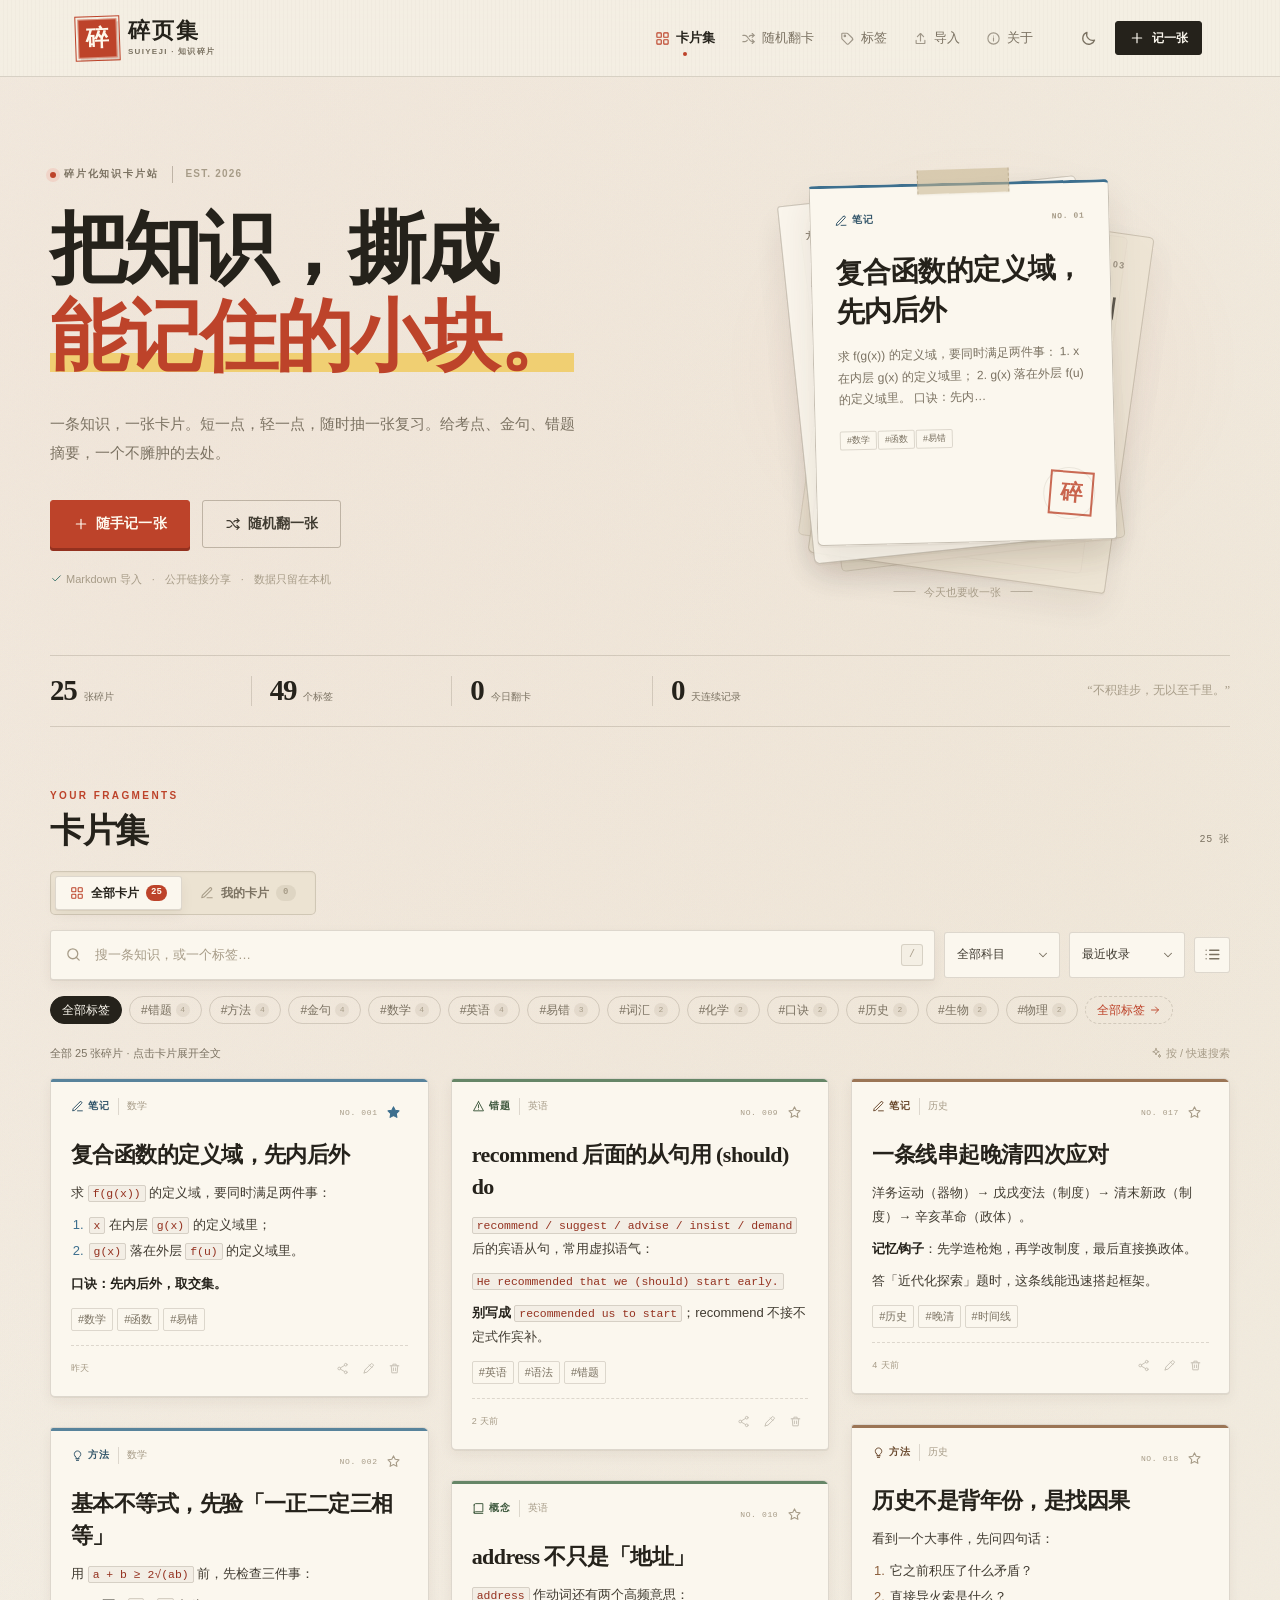
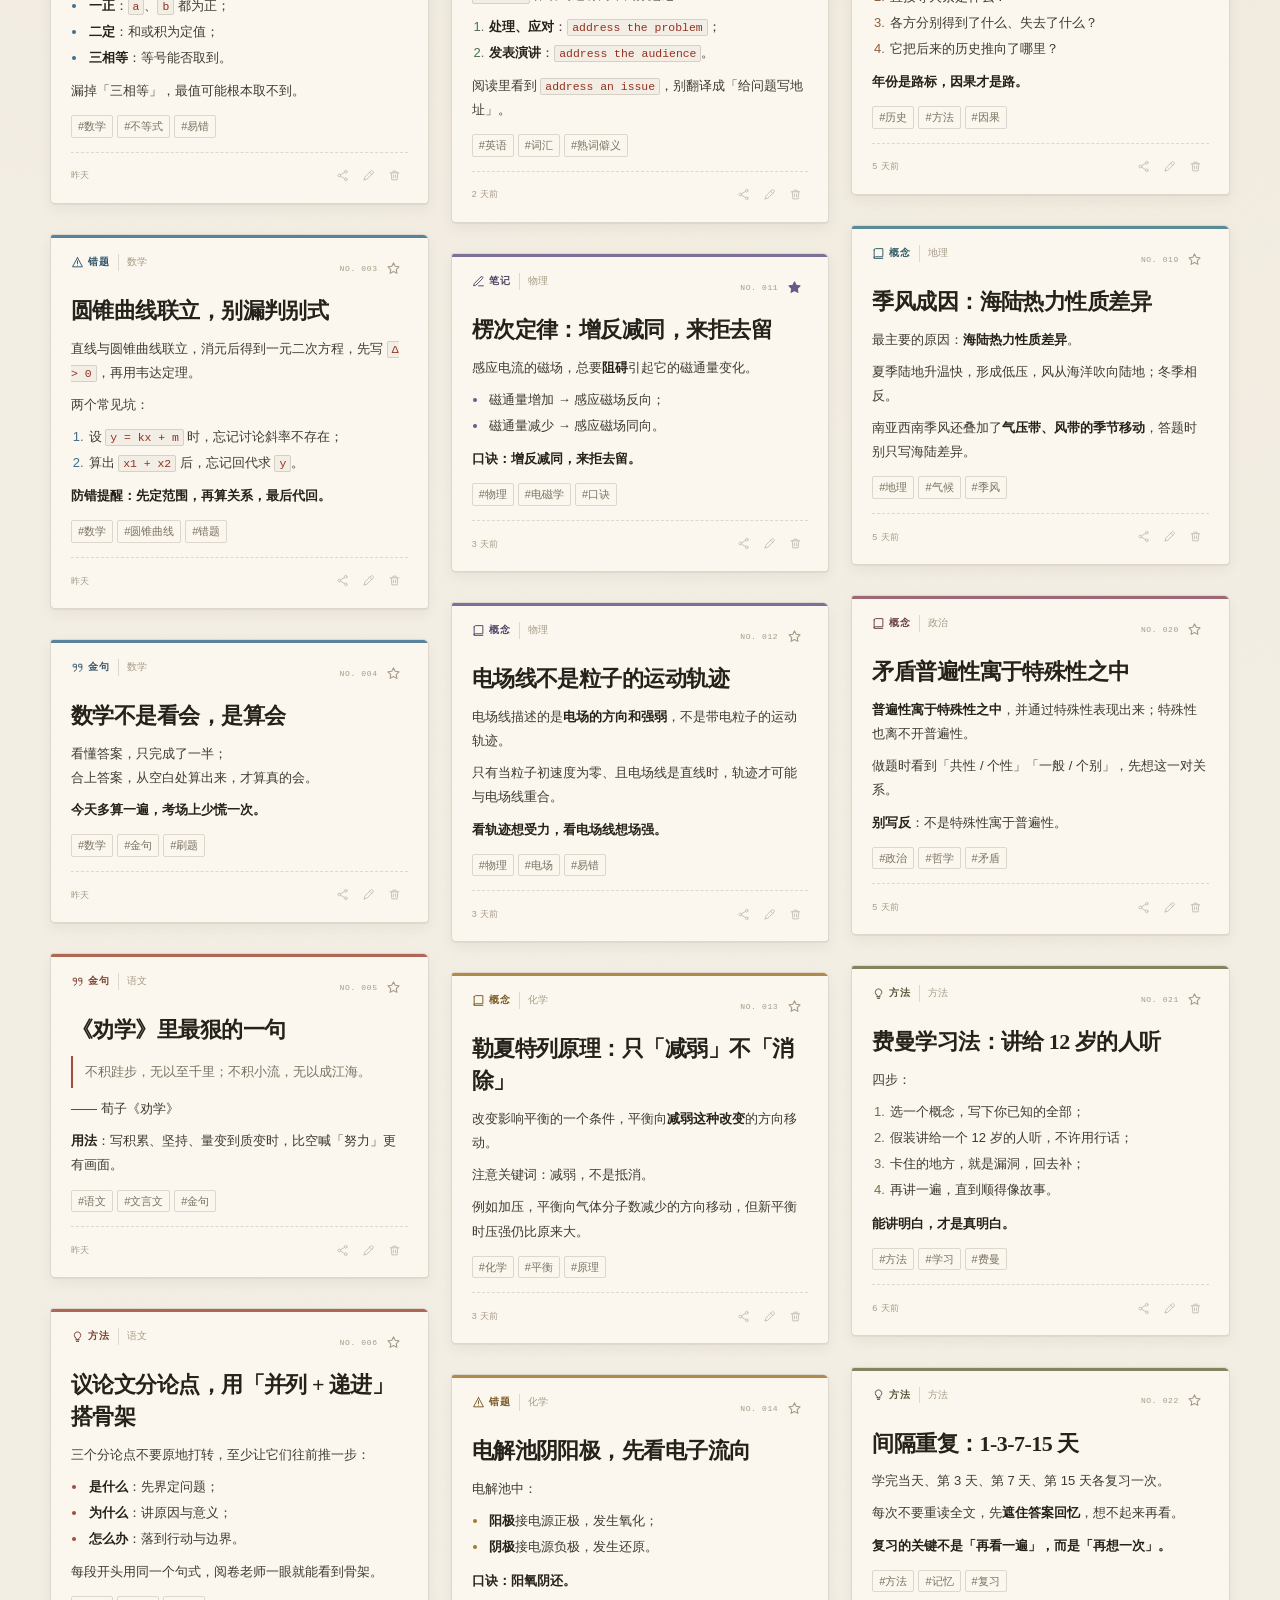
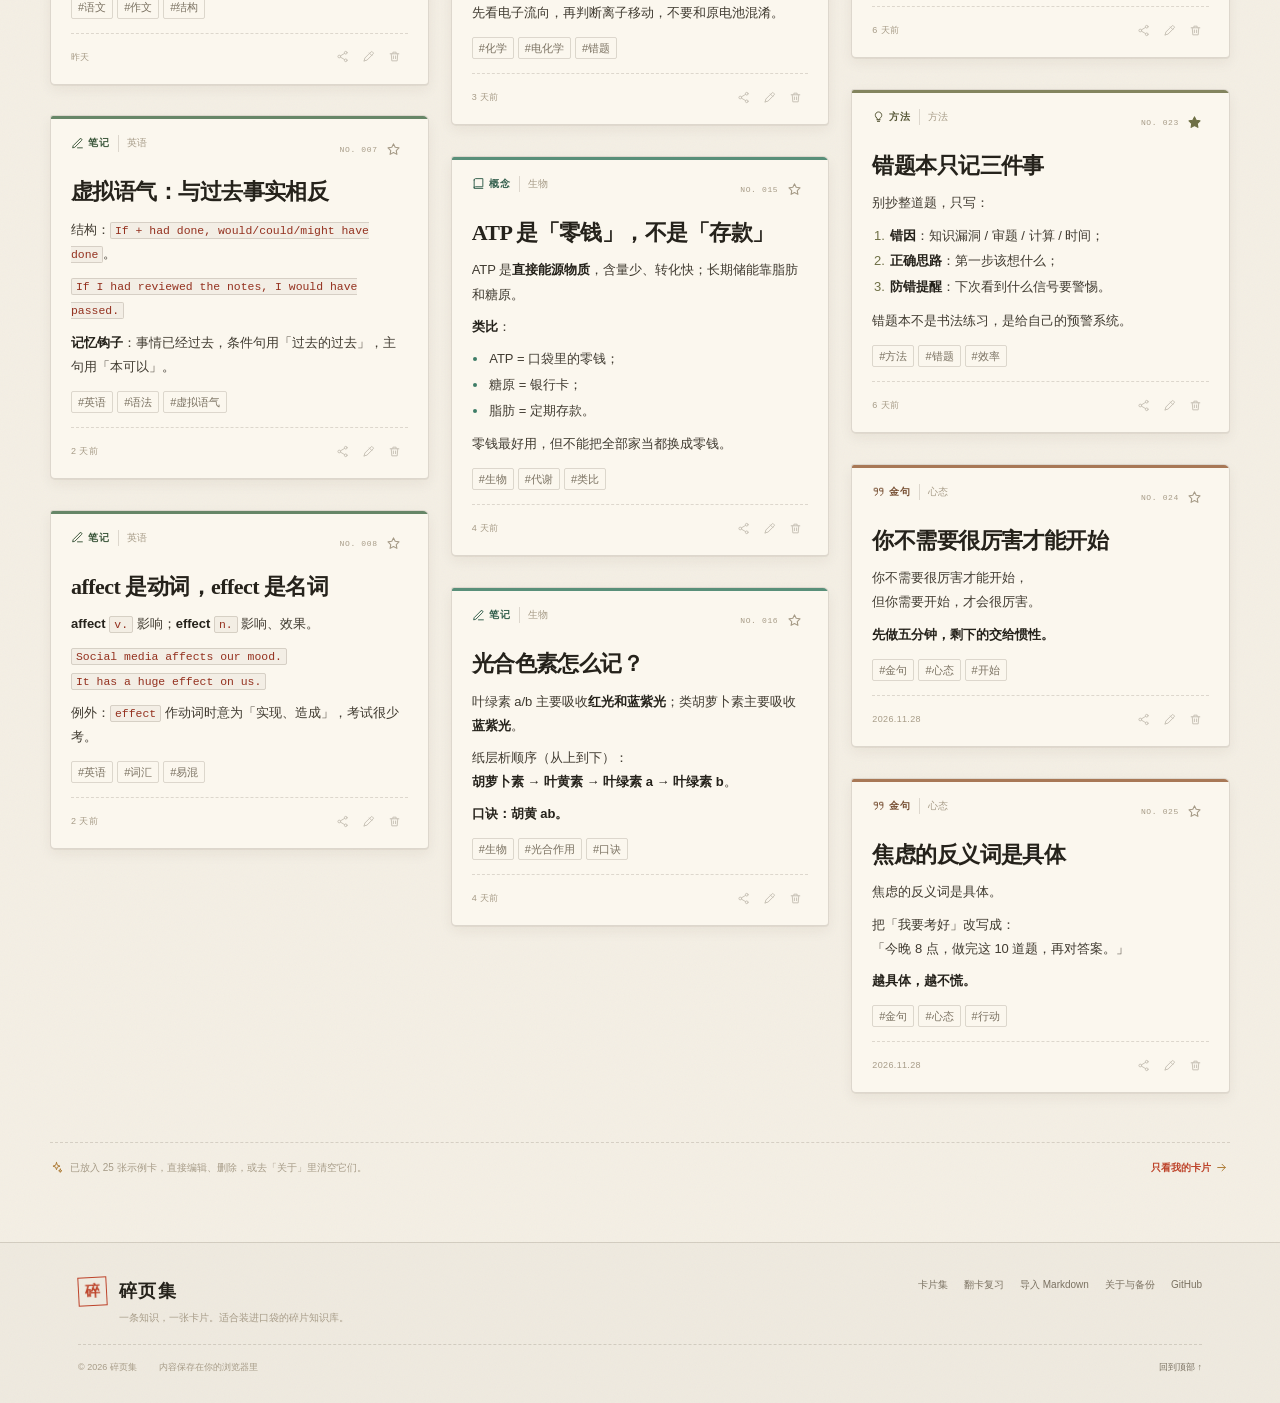
<file: index.html>
<!DOCTYPE html>
<html lang="zh-CN" data-theme="light">
<head>
  <meta charset="UTF-8">
  <meta name="viewport" content="width=device-width, initial-scale=1, viewport-fit=cover">
  <title>碎页集 · 把知识撕成能记住的小块</title>
  <meta name="description" content="碎页集是一个轻量的碎片化知识卡片站：一条知识一张卡片，支持标签、检索、随机翻卡、Markdown 导入与公开链接分享。适合学生记录考点、金句和错题摘要。">
  <meta name="keywords" content="碎页集,知识卡片,碎片化学习,错题本,复习,Markdown,学生工具">
  <meta name="author" content="qjr555">
  <meta name="theme-color" content="#f4efe4" media="(prefers-color-scheme: light)">
  <meta name="theme-color" content="#171512" media="(prefers-color-scheme: dark)">
  <meta name="color-scheme" content="light dark">
  <link rel="canonical" href="https://qjr555.github.io/">
  <link rel="icon" href="favicon.svg" type="image/svg+xml">
  <link rel="icon" href="favicon.ico" sizes="32x32">
  <link rel="apple-touch-icon" href="assets/img/icon-180.png">
  <link rel="manifest" href="manifest.webmanifest">

  <meta property="og:type" content="website">
  <meta property="og:site_name" content="碎页集">
  <meta property="og:title" content="碎页集 · 把知识撕成能记住的小块">
  <meta property="og:description" content="一条知识，一张卡片。标签、检索、随机翻卡、Markdown 导入与链接分享。">
  <meta property="og:url" content="https://qjr555.github.io/">
  <meta property="og:image" content="https://qjr555.github.io/assets/img/og-cover.png">
  <meta property="og:image:width" content="1200">
  <meta property="og:image:height" content="630">
  <meta property="og:locale" content="zh_CN">
  <meta name="twitter:card" content="summary_large_image">
  <meta name="twitter:title" content="碎页集 · 把知识撕成能记住的小块">
  <meta name="twitter:description" content="一条知识，一张卡片。适合学生的碎片化知识卡片站。">
  <meta name="twitter:image" content="https://qjr555.github.io/assets/img/og-cover.png">

  <script>
    // 在样式加载前确定主题，避免闪白。
    (function () {
      try {
        var saved = localStorage.getItem('suiyeji.theme');
        if (saved === 'dark' || saved === 'light') {
          document.documentElement.dataset.theme = saved;
        } else if (window.matchMedia && window.matchMedia('(prefers-color-scheme: dark)').matches) {
          document.documentElement.dataset.theme = 'dark';
        }
      } catch (error) { /* 本地存储不可用时使用默认主题 */ }
    })();
  </script>
  <link rel="stylesheet" href="assets/css/style.css">
  <script type="application/ld+json">
  {
    "@context": "https://schema.org",
    "@type": "WebApplication",
    "name": "碎页集",
    "url": "https://qjr555.github.io/",
    "description": "碎片化知识卡片站，一条知识一张卡片，支持标签、检索、随机翻卡、Markdown 导入与链接分享。",
    "applicationCategory": "EducationalApplication",
    "operatingSystem": "Any",
    "inLanguage": "zh-CN",
    "offers": { "@type": "Offer", "price": "0", "priceCurrency": "CNY" }
  }
  </script>
</head>
<body>
  <a class="skip-link" href="#app">跳到主要内容</a>

  <svg class="svg-sprite" xmlns="http://www.w3.org/2000/svg" aria-hidden="true">
    <symbol id="i-plus" viewBox="0 0 24 24"><path d="M12 5v14M5 12h14"/></symbol>
    <symbol id="i-search" viewBox="0 0 24 24"><circle cx="11" cy="11" r="7"/><path d="m20 20-4.2-4.2"/></symbol>
    <symbol id="i-x" viewBox="0 0 24 24"><path d="M6 6l12 12M18 6 6 18"/></symbol>
    <symbol id="i-shuffle" viewBox="0 0 24 24"><path d="M3 7h3.5c4.5 0 6.5 10 11 10H21"/><path d="m18 14 3 3-3 3"/><path d="M3 17h3.5c1.4 0 2.6-1 3.7-2.4"/><path d="M13.2 8.7C14 7.6 15 7 16.2 7H21"/><path d="m18 4 3 3-3 3"/></symbol>
    <symbol id="i-tag" viewBox="0 0 24 24"><path d="M20.6 13.6 13.7 20.5a2 2 0 0 1-2.8 0l-7.4-7.4a2 2 0 0 1-.6-1.4V4.5a1 1 0 0 1 1-1h7.2a2 2 0 0 1 1.4.6l7.1 7.1a2 2 0 0 1 0 2.8Z"/><circle cx="7.8" cy="7.8" r="1.2"/></symbol>
    <symbol id="i-upload" viewBox="0 0 24 24"><path d="M12 16V4"/><path d="m7 9 5-5 5 5"/><path d="M5 15v4a1 1 0 0 0 1 1h12a1 1 0 0 0 1-1v-4"/></symbol>
    <symbol id="i-info" viewBox="0 0 24 24"><circle cx="12" cy="12" r="9"/><path d="M12 11v5"/><path d="M12 8h.01"/></symbol>
    <symbol id="i-moon" viewBox="0 0 24 24"><path d="M20.5 14.2A8.5 8.5 0 0 1 9.8 3.5 8.5 8.5 0 1 0 20.5 14.2Z"/></symbol>
    <symbol id="i-sun" viewBox="0 0 24 24"><circle cx="12" cy="12" r="4"/><path d="M12 2v2M12 20v2M4.9 4.9l1.4 1.4M17.7 17.7l1.4 1.4M2 12h2M20 12h2M4.9 19.1l1.4-1.4M17.7 6.3l1.4-1.4"/></symbol>
    <symbol id="i-share" viewBox="0 0 24 24"><circle cx="18" cy="5" r="2.5"/><circle cx="6" cy="12" r="2.5"/><circle cx="18" cy="19" r="2.5"/><path d="m8.2 10.8 7.6-4.5M8.2 13.2l7.6 4.5"/></symbol>
    <symbol id="i-edit" viewBox="0 0 24 24"><path d="M13.5 5.5 18.5 10.5"/><path d="M4 20l1.2-5.1L16.5 3.6a2 2 0 0 1 2.9 0l1 1a2 2 0 0 1 0 2.9L9.1 18.8 4 20Z"/></symbol>
    <symbol id="i-trash" viewBox="0 0 24 24"><path d="M4 7h16M9 7V4h6v3M6 7l1 13h10l1-13M10 11v5M14 11v5"/></symbol>
    <symbol id="i-star" viewBox="0 0 24 24"><path d="m12 3 2.7 5.5 6.1.9-4.4 4.3 1 6.1-5.4-2.9-5.4 2.9 1-6.1L3.2 9.4l6.1-.9L12 3Z"/></symbol>
    <symbol id="i-arrow-left" viewBox="0 0 24 24"><path d="M19 12H5"/><path d="m11 18-6-6 6-6"/></symbol>
    <symbol id="i-arrow-right" viewBox="0 0 24 24"><path d="M5 12h14"/><path d="m13 6 6 6-6 6"/></symbol>
    <symbol id="i-check" viewBox="0 0 24 24"><path d="m5 12 4.5 4.5L19 7"/></symbol>
    <symbol id="i-link" viewBox="0 0 24 24"><path d="M10.5 13.5a4 4 0 0 0 5.7 0l2.3-2.3a4 4 0 0 0-5.7-5.7L11.5 6.8"/><path d="M13.5 10.5a4 4 0 0 0-5.7 0l-2.3 2.3a4 4 0 0 0 5.7 5.7l1.3-1.3"/></symbol>
    <symbol id="i-download" viewBox="0 0 24 24"><path d="M12 4v12"/><path d="m7 11 5 5 5-5"/><path d="M5 20h14"/></symbol>
    <symbol id="i-copy" viewBox="0 0 24 24"><rect x="8" y="8" width="12" height="12" rx="2"/><path d="M16 8V5a1 1 0 0 0-1-1H5a1 1 0 0 0-1 1v10a1 1 0 0 0 1 1h3"/></symbol>
    <symbol id="i-image" viewBox="0 0 24 24"><rect x="3" y="4" width="18" height="16" rx="2"/><circle cx="9" cy="9" r="1.5"/><path d="m21 15-5-5L5 20"/></symbol>
    <symbol id="i-spark" viewBox="0 0 24 24"><path d="m12 3 1.7 4.8L18.5 9.5l-4.8 1.7L12 16l-1.7-4.8L5.5 9.5l4.8-1.7L12 3Z"/><path d="m19 15 .8 2.2L22 18l-2.2.8L19 21l-.8-2.2L16 18l2.2-.8L19 15Z"/></symbol>
    <symbol id="i-pen" viewBox="0 0 24 24"><path d="M12 20h9"/><path d="M16.5 3.5a2.1 2.1 0 0 1 3 3L7 19l-4 1 1-4L16.5 3.5Z"/></symbol>
    <symbol id="i-book" viewBox="0 0 24 24"><path d="M4 5.5A2.5 2.5 0 0 1 6.5 3H20v15H6.5A2.5 2.5 0 0 0 4 20.5v-15Z"/><path d="M4 18.5V21h16"/></symbol>
    <symbol id="i-alert" viewBox="0 0 24 24"><path d="M12 3 2.8 20h18.4L12 3Z"/><path d="M12 9v5M12 17h.01"/></symbol>
    <symbol id="i-bulb" viewBox="0 0 24 24"><path d="M9 18h6M10 21h4"/><path d="M8.5 14.5A6 6 0 1 1 15.5 14.5C14.5 15.3 14 16 14 18h-4c0-2-.5-2.7-1.5-3.5Z"/></symbol>
    <symbol id="i-quote" viewBox="0 0 24 24"><path d="M10 11H5a1 1 0 0 1-1-1V7a1 1 0 0 1 1-1h4a1 1 0 0 1 1 1v7c0 2.5-1.5 4-4 5"/><path d="M20 11h-5a1 1 0 0 1-1-1V7a1 1 0 0 1 1-1h4a1 1 0 0 1 1 1v7c0 2.5-1.5 4-4 5"/></symbol>
    <symbol id="i-grid" viewBox="0 0 24 24"><rect x="3" y="3" width="7" height="7" rx="1"/><rect x="14" y="3" width="7" height="7" rx="1"/><rect x="3" y="14" width="7" height="7" rx="1"/><rect x="14" y="14" width="7" height="7" rx="1"/></symbol>
    <symbol id="i-list" viewBox="0 0 24 24"><path d="M8 6h13M8 12h13M8 18h13"/><path d="M3 6h.01M3 12h.01M3 18h.01"/></symbol>
    <symbol id="i-chevron-down" viewBox="0 0 24 24"><path d="m6 9 6 6 6-6"/></symbol>
    <symbol id="i-github" viewBox="0 0 24 24"><path d="M9 19c-4 1.5-4-2-6-2.5M15 21v-3.4c0-1 .1-1.4-.5-2 2.8-.3 5.5-1.4 5.5-6a4.7 4.7 0 0 0-1.3-3.2 4.3 4.3 0 0 0-.1-3.2s-1-.3-3.4 1.3a11.7 11.7 0 0 0-6.4 0C6.4 2.9 5.4 3.2 5.4 3.2a4.3 4.3 0 0 0-.1 3.2A4.7 4.7 0 0 0 4 9.6c0 4.6 2.7 5.7 5.5 6-.4.4-.5.9-.5 1.4V21"/></symbol>
    <symbol id="i-eye" viewBox="0 0 24 24"><path d="M2 12s3.5-6 10-6 10 6 10 6-3.5 6-10 6S2 12 2 12Z"/><circle cx="12" cy="12" r="2.5"/></symbol>
    <symbol id="i-eye-off" viewBox="0 0 24 24"><path d="m3 3 18 18"/><path d="M10.6 6.1A10 10 0 0 1 12 6c6.5 0 10 6 10 6a18 18 0 0 1-2.2 2.8M6.2 6.2C3.5 8 2 12 2 12s3.5 6 10 6c1.2 0 2.3-.2 3.3-.6"/><path d="M9.9 9.9a3 3 0 0 0 4.2 4.2"/></symbol>
  </svg>

  <header class="topbar">
    <div class="topbar-inner">
      <a class="brand" href="#/home" aria-label="碎页集首页">
        <span class="brand-mark" aria-hidden="true">碎</span>
        <span class="brand-text">
          <span class="brand-name">碎页集</span>
          <span class="brand-sub">SUIYEJI · 知识碎片</span>
        </span>
      </a>

      <nav class="main-nav" aria-label="主导航">
        <a href="#/home" data-nav="home"><svg class="icon"><use href="#i-grid"/></svg><span>卡片集</span></a>
        <a href="#/random" data-nav="random"><svg class="icon"><use href="#i-shuffle"/></svg><span>随机翻卡</span></a>
        <a href="#/tags" data-nav="tags"><svg class="icon"><use href="#i-tag"/></svg><span>标签</span></a>
        <a href="#/import" data-nav="import"><svg class="icon"><use href="#i-upload"/></svg><span>导入</span></a>
        <a href="#/about" data-nav="about"><svg class="icon"><use href="#i-info"/></svg><span>关于</span></a>
      </nav>

      <div class="topbar-actions">
        <button class="icon-btn theme-toggle" id="themeToggle" type="button" aria-label="切换夜读模式" title="切换夜读模式">
          <svg class="icon icon-moon"><use href="#i-moon"/></svg>
          <svg class="icon icon-sun"><use href="#i-sun"/></svg>
        </button>
        <button class="btn btn-ink btn-small" type="button" data-action="new">
          <svg class="icon"><use href="#i-plus"/></svg><span>记一张</span>
        </button>
      </div>
    </div>
  </header>

  <main id="app" tabindex="-1">
    <div class="boot">
      <span class="boot-mark">碎</span>
      <p>正在摊开卡片…</p>
    </div>
  </main>

  <footer class="site-footer">
    <div class="footer-inner">
      <div class="footer-brand">
        <span class="footer-seal">碎</span>
        <div>
          <strong>碎页集</strong>
          <p>一条知识，一张卡片。适合装进口袋的碎片知识库。</p>
        </div>
      </div>
      <div class="footer-links">
        <a href="#/home">卡片集</a>
        <a href="#/random">翻卡复习</a>
        <a href="#/import">导入 Markdown</a>
        <a href="#/about">关于与备份</a>
        <a href="https://github.com/qjr555/qjr555.github.io" target="_blank" rel="noopener noreferrer">GitHub</a>
      </div>
      <div class="footer-meta">
        <span>© <span id="footerYear">2026</span> 碎页集</span>
        <span>内容保存在你的浏览器里</span>
        <a href="#app">回到顶部 ↑</a>
      </div>
    </div>
  </footer>

  <dialog class="sheet editor-sheet" id="editorDialog" aria-labelledby="editorHeading">
    <form id="cardForm" novalidate>
      <div class="sheet-head">
        <div>
          <p class="kicker" id="editorKicker">NEW FRAGMENT</p>
          <h2 id="editorHeading">记一张碎片</h2>
        </div>
        <button class="icon-btn" type="button" data-close-dialog aria-label="关闭">
          <svg class="icon"><use href="#i-x"/></svg>
        </button>
      </div>
      <div class="sheet-body">
        <input type="hidden" id="cardId" value="">
        <label class="field">
          <span class="field-label">标题 <em>一句话抓住它</em></span>
          <input id="cardTitle" name="title" type="text" maxlength="80" autocomplete="off" placeholder="例如：楞次定律怎么快速判断？">
        </label>
        <div class="field-row">
          <label class="field">
            <span class="field-label">卡片类型</span>
            <span class="select-wrap">
              <select id="cardKind" name="kind">
                <option value="note">笔记</option>
                <option value="concept">概念</option>
                <option value="mistake">错题</option>
                <option value="method">方法</option>
                <option value="quote">金句</option>
              </select>
              <svg class="icon"><use href="#i-chevron-down"/></svg>
            </span>
          </label>
          <label class="field">
            <span class="field-label">科目</span>
            <span class="select-wrap">
              <select id="cardSubject" name="subject">
                <option value="数学">数学</option>
                <option value="语文">语文</option>
                <option value="英语">英语</option>
                <option value="物理">物理</option>
                <option value="化学">化学</option>
                <option value="生物">生物</option>
                <option value="历史">历史</option>
                <option value="地理">地理</option>
                <option value="政治">政治</option>
                <option value="方法">方法</option>
                <option value="心态">心态</option>
                <option value="其他">其他</option>
              </select>
              <svg class="icon"><use href="#i-chevron-down"/></svg>
            </span>
          </label>
        </div>
        <label class="field">
          <span class="field-label">标签 <em>用空格或逗号分隔，最多 8 个</em></span>
          <input id="cardTags" name="tags" type="text" maxlength="120" autocomplete="off" placeholder="数学 函数 易错">
        </label>
        <div class="field">
          <div class="field-label-row">
            <span class="field-label">正文 <em>支持 Markdown</em></span>
            <button class="text-btn" type="button" id="previewToggle">
              <svg class="icon"><use href="#i-eye"/></svg><span>预览</span>
            </button>
          </div>
          <textarea id="cardContent" name="content" rows="8" maxlength="4000" placeholder="写下一条你真正想记住的东西。&#10;&#10;支持 **粗体**、`代码`、- 列表、> 引用、$公式$。"></textarea>
          <div id="editorPreview" class="md editor-preview" hidden></div>
          <div class="field-foot">
            <span id="contentCount">0 / 4000</span>
            <div class="tag-suggestions" id="tagSuggestions"></div>
          </div>
        </div>
        <p class="form-hint">
          <kbd>Ctrl</kbd> + <kbd>Enter</kbd> 保存
          <span class="dot-sep">·</span>
          卡片只保存在本机浏览器，分享时再生成公开链接
        </p>
      </div>
      <div class="sheet-foot">
        <button class="btn btn-ghost" type="button" data-close-dialog>取消</button>
        <button class="btn btn-accent" type="submit" id="saveCardBtn">
          <svg class="icon"><use href="#i-check"/></svg><span>收进卡片集</span>
        </button>
      </div>
    </form>
  </dialog>

  <dialog class="sheet share-sheet" id="shareDialog" aria-labelledby="shareHeading">
    <div class="sheet-head">
      <div>
        <p class="kicker">SHARE A FRAGMENT</p>
        <h2 id="shareHeading">公开这张卡片</h2>
      </div>
      <button class="icon-btn" type="button" data-close-dialog aria-label="关闭">
        <svg class="icon"><use href="#i-x"/></svg>
      </button>
    </div>
    <div class="sheet-body">
      <div class="share-preview" id="sharePreview"></div>
      <label class="field">
        <span class="field-label">分享链接 <em>拿到链接的人都能打开</em></span>
        <span class="copy-field">
          <input id="shareUrl" type="text" readonly value="正在生成…">
          <button class="btn btn-ink btn-small" type="button" id="copyShareBtn">
            <svg class="icon"><use href="#i-copy"/></svg><span>复制</span>
          </button>
        </span>
      </label>
      <div class="share-actions">
        <button class="btn btn-ghost" type="button" id="downloadImageBtn">
          <svg class="icon"><use href="#i-image"/></svg><span>下载卡片图片</span>
        </button>
        <button class="btn btn-ghost" type="button" id="nativeShareBtn">
          <svg class="icon"><use href="#i-share"/></svg><span>系统分享</span>
        </button>
      </div>
      <p class="share-note">
        <svg class="icon"><use href="#i-info"/></svg>
        内容压缩后编码在链接里，不经过服务器，也不需要登录。链接很长是正常的。
      </p>
    </div>
  </dialog>

  <dialog class="sheet confirm-sheet" id="confirmDialog" aria-labelledby="confirmHeading">
    <div class="confirm-mark" aria-hidden="true">!</div>
    <h2 id="confirmHeading">确认删除？</h2>
    <p id="confirmText">删除后就找不回来了。</p>
    <div class="confirm-actions">
      <button class="btn btn-ghost" type="button" data-confirm="no">取消</button>
      <button class="btn btn-danger" type="button" data-confirm="yes">确认删除</button>
    </div>
  </dialog>

  <div class="toast-region" id="toastRegion" role="status" aria-live="polite" aria-atomic="false"></div>

  <noscript>
    <div class="noscript-note">
      <h1>碎页集</h1>
      <p>这是一个碎片化知识卡片站。需要启用 JavaScript 才能记录、检索和翻卡。</p>
    </div>
  </noscript>

  <script src="assets/js/data.js" defer></script>
  <script src="assets/js/markdown.js" defer></script>
  <script src="assets/js/store.js" defer></script>
  <script src="assets/js/importer.js" defer></script>
  <script src="assets/js/share.js" defer></script>
  <script src="assets/js/app.js" defer></script>
</body>
</html>
</file>
<file: assets/css/style.css>
/* =========================================================
   碎页集 · 纸与墨
   ========================================================= */

:root {
  --paper: #f4efe4;
  --paper-2: #fbf7ee;
  --paper-3: #ece3d2;
  --paper-deep: #e4d9c4;
  --ink: #25221b;
  --ink-soft: #403b31;
  --muted: #7b7262;
  --faint: #a79c88;
  --line: rgba(65, 51, 31, 0.16);
  --line-strong: rgba(65, 51, 31, 0.28);
  --accent: #bd432a;
  --accent-dark: #94311f;
  --accent-soft: #f0d4c8;
  --gold: #ad7b35;
  --highlight: #f0cf72;
  --teal: #3e756c;
  --danger: #b33a2e;
  --nav-bg: rgba(244, 239, 228, 0.88);
  --shadow-sm: 0 1px 0 rgba(58, 42, 21, 0.06), 0 5px 14px rgba(58, 42, 21, 0.06);
  --shadow-md: 0 2px 0 rgba(58, 42, 21, 0.04), 0 16px 34px rgba(58, 42, 21, 0.10);
  --shadow-lg: 0 30px 70px rgba(42, 29, 12, 0.20);
  --serif: "Songti SC", "Noto Serif CJK SC", "Source Han Serif SC", "STSong", "SimSun", ui-serif, Georgia, serif;
  --sans: "PingFang SC", "Hiragino Sans GB", "Microsoft YaHei", "Noto Sans CJK SC", -apple-system, BlinkMacSystemFont, "Segoe UI", sans-serif;
  --mono: "Cascadia Code", "SFMono-Regular", Consolas, "Liberation Mono", monospace;
  --radius: 4px;
  --page: 1180px;
  color-scheme: light;
}

[data-theme="dark"] {
  --paper: #171512;
  --paper-2: #211e19;
  --paper-3: #2a261f;
  --paper-deep: #332d24;
  --ink: #eee6d6;
  --ink-soft: #d8cfbd;
  --muted: #a79d8b;
  --faint: #7e7464;
  --line: rgba(235, 222, 198, 0.14);
  --line-strong: rgba(235, 222, 198, 0.26);
  --accent: #df6c4c;
  --accent-dark: #c15235;
  --accent-soft: #46271f;
  --gold: #d1a05a;
  --highlight: #7e642a;
  --teal: #69a79b;
  --danger: #e07462;
  --nav-bg: rgba(23, 21, 18, 0.88);
  --shadow-sm: 0 1px 0 rgba(0, 0, 0, 0.2), 0 5px 16px rgba(0, 0, 0, 0.24);
  --shadow-md: 0 2px 0 rgba(0, 0, 0, 0.2), 0 18px 40px rgba(0, 0, 0, 0.34);
  --shadow-lg: 0 34px 80px rgba(0, 0, 0, 0.5);
  color-scheme: dark;
}

*,
*::before,
*::after { box-sizing: border-box; }

html {
  scroll-behavior: smooth;
  -webkit-text-size-adjust: 100%;
}

body {
  margin: 0;
  min-height: 100vh;
  display: flex;
  flex-direction: column;
  background-color: var(--paper);
  background-image:
    radial-gradient(circle at 12% 8%, rgba(189, 67, 42, 0.045), transparent 34%),
    radial-gradient(circle at 88% 18%, rgba(173, 123, 53, 0.055), transparent 38%),
    url("data:image/svg+xml,%3Csvg xmlns='http://www.w3.org/2000/svg' width='200' height='200'%3E%3Cfilter id='n'%3E%3CfeTurbulence type='fractalNoise' baseFrequency='.85' numOctaves='3' stitchTiles='stitch'/%3E%3C/filter%3E%3Crect width='100%25' height='100%25' filter='url(%23n)' opacity='.035'/%3E%3C/svg%3E");
  color: var(--ink);
  font-family: var(--sans);
  font-size: 16px;
  line-height: 1.65;
  -webkit-font-smoothing: antialiased;
  text-rendering: optimizeLegibility;
}

[data-theme="dark"] body {
  background-image:
    radial-gradient(circle at 12% 8%, rgba(223, 108, 76, 0.06), transparent 34%),
    radial-gradient(circle at 88% 18%, rgba(209, 160, 90, 0.04), transparent 38%),
    url("data:image/svg+xml,%3Csvg xmlns='http://www.w3.org/2000/svg' width='200' height='200'%3E%3Cfilter id='n'%3E%3CfeTurbulence type='fractalNoise' baseFrequency='.85' numOctaves='3' stitchTiles='stitch'/%3E%3C/filter%3E%3Crect width='100%25' height='100%25' filter='url(%23n)' opacity='.06'/%3E%3C/svg%3E");
}

body.has-dialog { overflow: hidden; }

main {
  flex: 1 0 auto;
  width: 100%;
  padding: 0 28px;
  outline: none;
}

img, svg { display: block; max-width: 100%; }
button, input, textarea, select { font: inherit; color: inherit; }
button { cursor: pointer; }
a { color: inherit; text-decoration: none; }
p, h1, h2, h3, h4, ul, ol, dl, dd, pre { margin: 0; }
ul, ol { padding: 0; }
::selection { background: var(--highlight); color: var(--ink); }

:focus-visible {
  outline: 2px solid var(--accent);
  outline-offset: 3px;
}

[hidden] { display: none !important; }

.svg-sprite {
  position: absolute;
  width: 0;
  height: 0;
  overflow: hidden;
}

.icon {
  width: 18px;
  height: 18px;
  flex: 0 0 auto;
  fill: none;
  stroke: currentColor;
  stroke-width: 1.8;
  stroke-linecap: round;
  stroke-linejoin: round;
  vertical-align: -3px;
}

.skip-link {
  position: fixed;
  top: 10px;
  left: 12px;
  z-index: 500;
  padding: 9px 16px;
  border-radius: 3px;
  background: var(--ink);
  color: var(--paper);
  transform: translateY(-160%);
  transition: transform 0.2s ease;
}
.skip-link:focus { transform: translateY(0); }

.kicker {
  margin: 0 0 8px;
  font-family: var(--sans);
  font-size: 10px;
  font-weight: 700;
  letter-spacing: 0.24em;
  line-height: 1.4;
  text-transform: uppercase;
  color: var(--accent);
}

.dot-sep {
  margin: 0 7px;
  color: var(--faint);
}

.muted { color: var(--muted); }

/* ---------------- 顶栏 ---------------- */

.topbar {
  position: sticky;
  top: 0;
  z-index: 90;
  flex: 0 0 auto;
  border-bottom: 1px solid var(--line);
  background: var(--nav-bg);
  backdrop-filter: blur(16px) saturate(1.1);
  -webkit-backdrop-filter: blur(16px) saturate(1.1);
}

.topbar::before {
  content: "";
  position: absolute;
  inset: 0;
  pointer-events: none;
  background-image: repeating-linear-gradient(90deg, transparent 0 3px, rgba(70, 55, 35, 0.02) 3px 4px);
}

.topbar-inner {
  position: relative;
  max-width: var(--page);
  margin: 0 auto;
  padding: 0 28px;
  height: 76px;
  display: flex;
  align-items: center;
  gap: 26px;
}

.brand {
  display: inline-flex;
  align-items: center;
  gap: 11px;
  flex: 0 0 auto;
  min-width: 174px;
}

.brand-mark {
  display: grid;
  place-items: center;
  width: 39px;
  height: 39px;
  background: var(--accent);
  color: #fff8eb;
  border: 1px solid rgba(255, 248, 235, 0.42);
  outline: 1px solid var(--accent);
  outline-offset: 2px;
  font-family: var(--serif);
  font-size: 23px;
  font-weight: 700;
  line-height: 1;
  transform: rotate(-2deg);
  box-shadow: 2px 3px 0 rgba(120, 44, 26, 0.18);
}

.brand-text { display: flex; flex-direction: column; line-height: 1.1; }
.brand-name {
  font-family: var(--serif);
  font-size: 22px;
  font-weight: 700;
  letter-spacing: 0.08em;
}
.brand-sub {
  margin-top: 5px;
  color: var(--muted);
  font-size: 8px;
  font-weight: 600;
  letter-spacing: 0.16em;
  white-space: nowrap;
}

.main-nav {
  display: flex;
  align-items: center;
  gap: 2px;
  margin-left: auto;
}

.main-nav a {
  position: relative;
  display: inline-flex;
  align-items: center;
  gap: 6px;
  padding: 8px 12px;
  border-radius: 3px;
  color: var(--muted);
  font-size: 13px;
  font-weight: 500;
  white-space: nowrap;
  transition: color 0.18s ease, background 0.18s ease;
}
.main-nav a .icon { width: 15px; height: 15px; opacity: 0.7; }
.main-nav a:hover { color: var(--ink); background: rgba(65, 51, 31, 0.055); }
.main-nav a.is-active { color: var(--ink); font-weight: 700; }
.main-nav a.is-active::after {
  content: "";
  position: absolute;
  left: 50%;
  bottom: 1px;
  width: 4px;
  height: 4px;
  border-radius: 50%;
  background: var(--accent);
  transform: translateX(-50%);
}
.main-nav a.is-active .icon { opacity: 1; color: var(--accent); }

.topbar-actions {
  display: flex;
  align-items: center;
  gap: 8px;
  flex: 0 0 auto;
}

/* ---------------- 按钮 ---------------- */

.btn {
  display: inline-flex;
  align-items: center;
  justify-content: center;
  gap: 7px;
  min-height: 40px;
  padding: 9px 17px;
  border: 1px solid transparent;
  border-radius: 3px;
  background: transparent;
  color: var(--ink);
  font-size: 13px;
  font-weight: 700;
  line-height: 1.2;
  letter-spacing: 0.01em;
  white-space: nowrap;
  transition: transform 0.15s ease, box-shadow 0.15s ease, background 0.15s ease, border-color 0.15s ease;
}
.btn .icon { width: 16px; height: 16px; }
.btn:hover { transform: translateY(-1px); }
.btn:active { transform: translateY(0); }

.btn-accent {
  background: var(--accent);
  border-color: var(--accent);
  color: #fff9ee;
  box-shadow: 0 3px 0 var(--accent-dark);
}
.btn-accent:hover { background: var(--accent-dark); border-color: var(--accent-dark); box-shadow: 0 4px 0 #752516; }

.btn-ink {
  background: var(--ink);
  border-color: var(--ink);
  color: var(--paper-2);
}
.btn-ink:hover { background: var(--ink-soft); border-color: var(--ink-soft); }

.btn-ghost {
  border-color: var(--line-strong);
  background: transparent;
  color: var(--ink-soft);
}
.btn-ghost:hover { border-color: var(--ink); background: rgba(65, 51, 31, 0.045); color: var(--ink); }

.btn-danger {
  background: var(--danger);
  border-color: var(--danger);
  color: #fff9ee;
}
.btn-danger:hover { filter: brightness(0.92); }

.btn-small { min-height: 34px; padding: 7px 13px; font-size: 12px; }
.btn-large { min-height: 48px; padding: 12px 22px; font-size: 14px; }
.btn-full { width: 100%; }

.icon-btn {
  display: inline-grid;
  place-items: center;
  width: 36px;
  height: 36px;
  padding: 0;
  border: 1px solid transparent;
  border-radius: 3px;
  background: transparent;
  color: var(--muted);
  transition: background 0.16s ease, color 0.16s ease, border-color 0.16s ease;
}
.icon-btn:hover { background: rgba(65, 51, 31, 0.065); color: var(--ink); }
.icon-btn .icon { width: 17px; height: 17px; }
.square-btn { border-color: var(--line); background: var(--paper-2); }
.square-btn:hover { border-color: var(--line-strong); }

.text-btn {
  display: inline-flex;
  align-items: center;
  gap: 4px;
  padding: 2px;
  border: 0;
  background: transparent;
  color: var(--accent);
  font-size: 12px;
  font-weight: 700;
}
.text-btn:hover { text-decoration: underline; text-underline-offset: 3px; }
.text-btn .icon { width: 14px; height: 14px; }

.theme-toggle .icon-sun { display: none; }
[data-theme="dark"] .theme-toggle .icon-moon { display: none; }
[data-theme="dark"] .theme-toggle .icon-sun { display: block; }

.card-favorite { color: var(--faint); }
.card-favorite.is-active { color: var(--accent); }
.card-favorite.is-active .icon { fill: var(--accent); stroke: var(--accent); }
.danger-hover:hover { color: var(--danger); background: rgba(179, 58, 46, 0.08); }

/* ---------------- 通用小件 ---------------- */

.kind-stamp {
  display: inline-flex;
  align-items: center;
  gap: 4px;
  color: var(--accent);
  color: color-mix(in srgb, var(--accent) 70%, var(--ink));
  font-size: 10px;
  font-weight: 700;
  letter-spacing: 0.10em;
  white-space: nowrap;
}
.kind-stamp .icon { width: 13px; height: 13px; }

.tag-pill {
  display: inline-flex;
  align-items: center;
  max-width: 100%;
  padding: 2px 6px;
  border: 0;
  border-radius: 2px;
  background: transparent;
  color: var(--muted);
  font-size: 11px;
  line-height: 1.5;
  white-space: nowrap;
  overflow: hidden;
  text-overflow: ellipsis;
}
button.tag-pill:hover { background: var(--accent-soft); color: var(--accent-dark); }
.tag-more { color: var(--faint); font-size: 10px; }

.chip {
  display: inline-flex;
  align-items: center;
  gap: 4px;
  padding: 6px 11px;
  border: 1px solid var(--line);
  border-radius: 999px;
  background: transparent;
  color: var(--muted);
  font-size: 12px;
  line-height: 1.2;
  white-space: nowrap;
  transition: background 0.15s ease, color 0.15s ease, border-color 0.15s ease;
}
.chip sup {
  min-width: 14px;
  padding: 0 3px;
  border-radius: 999px;
  background: rgba(65, 51, 31, 0.07);
  color: var(--faint);
  font-family: var(--mono);
  font-size: 8px;
  line-height: 14px;
  text-align: center;
}
.chip:hover { border-color: var(--line-strong); color: var(--ink); }
.chip.is-active { background: var(--ink); border-color: var(--ink); color: var(--paper-2); }
.chip.is-active sup { background: rgba(255, 249, 238, 0.16); color: var(--paper-2); }
.chip-link { border-style: dashed; color: var(--accent); }
.chip-link .icon { width: 12px; height: 12px; }

.tag-filters {
  display: flex;
  flex-wrap: wrap;
  gap: 7px;
  margin: 16px 0 0;
}

.select-wrap {
  position: relative;
  display: inline-flex;
  align-items: center;
  min-width: 130px;
}
.select-wrap select {
  width: 100%;
  height: 42px;
  padding: 0 32px 0 12px;
  border: 1px solid var(--line);
  border-radius: 3px;
  background: var(--paper-2);
  color: var(--ink-soft);
  font-size: 12px;
  appearance: none;
  cursor: pointer;
}
.select-wrap > .icon {
  position: absolute;
  right: 10px;
  width: 14px;
  height: 14px;
  color: var(--muted);
  pointer-events: none;
}
.select-wrap.compact { min-width: 116px; }
.select-wrap.compact select { height: 46px; }

/* ---------------- 首屏 ---------------- */

#app { width: 100%; }

.hero {
  position: relative;
  max-width: var(--page);
  margin: 0 auto;
  padding: 74px 0 0;
}

.hero::before {
  content: "";
  position: absolute;
  top: 54px;
  right: -2%;
  width: 46%;
  height: 72%;
  pointer-events: none;
  border-radius: 50%;
  background: radial-gradient(ellipse at center, rgba(189, 67, 42, 0.055), transparent 68%);
  z-index: 0;
}

.hero-grid {
  position: relative;
  z-index: 1;
  display: grid;
  grid-template-columns: minmax(0, 1.06fr) minmax(360px, 0.94fr);
  align-items: center;
  gap: 42px;
}

.eyebrow {
  display: flex;
  align-items: center;
  gap: 8px;
  margin-bottom: 22px;
  color: var(--muted);
  font-size: 10px;
  font-weight: 700;
  letter-spacing: 0.18em;
  text-transform: uppercase;
}
.eyebrow-dot {
  width: 6px;
  height: 6px;
  border-radius: 50%;
  background: var(--accent);
  box-shadow: 0 0 0 4px var(--accent-soft);
}
.eyebrow-en {
  margin-left: 6px;
  padding-left: 12px;
  border-left: 1px solid var(--line-strong);
  color: var(--faint);
  letter-spacing: 0.12em;
}

.hero-title {
  max-width: 710px;
  font-family: var(--serif);
  font-size: clamp(44px, 6.4vw, 78px);
  font-weight: 700;
  line-height: 1.13;
  letter-spacing: -0.045em;
  color: var(--ink);
}
.hero-title em {
  position: relative;
  display: inline-block;
  color: var(--accent);
  font-style: normal;
  letter-spacing: -0.04em;
  white-space: nowrap;
  background-image: linear-gradient(transparent 68%, var(--highlight) 68%, var(--highlight) 90%, transparent 90%);
  background-repeat: no-repeat;
  background-size: 100% 100%;
}
[data-theme="dark"] .hero-title em { color: var(--accent); }

.hero-lede {
  max-width: 535px;
  margin-top: 28px;
  color: var(--muted);
  font-size: 15px;
  line-height: 1.95;
}

.hero-actions {
  display: flex;
  flex-wrap: wrap;
  gap: 12px;
  margin-top: 32px;
}

.hero-note {
  display: flex;
  align-items: center;
  flex-wrap: wrap;
  gap: 3px;
  margin-top: 22px;
  color: var(--faint);
  font-size: 11px;
}
.hero-note .icon { width: 13px; height: 13px; color: var(--teal); }

/* 首屏卡堆 */

.hero-deck {
  position: relative;
  height: 452px;
  margin: 0 8px;
  perspective: 1200px;
}

.deck-shadow {
  position: absolute;
  left: 50%;
  top: 52%;
  width: 286px;
  height: 340px;
  border-radius: 5px;
  background: var(--paper-3);
  border: 1px solid var(--line);
  transform-origin: center;
}
.deck-shadow-a { transform: translate(-50%, -50%) rotate(8deg); opacity: 0.7; }
.deck-shadow-b { transform: translate(-50%, -50%) rotate(-7deg); opacity: 0.85; }

.deck-card {
  position: absolute;
  left: 50%;
  top: 50%;
  width: 300px;
  min-height: 360px;
  padding: 24px 24px 20px;
  border: 1px solid var(--line-strong);
  border-radius: 3px 5px 4px 6px;
  background: var(--paper-2);
  box-shadow: var(--shadow-md);
  transform-origin: center;
}

.deck-back {
  transform: translate(-44%, -45%) rotate(8deg);
  opacity: 0.72;
  background: var(--paper-3);
}
.deck-mid {
  transform: translate(-56%, -52%) rotate(-6deg);
  opacity: 0.9;
  background: var(--paper-2);
}
.deck-front {
  z-index: 3;
  transform: translate(-50%, -54%) rotate(-1.4deg);
  transition: transform 0.4s cubic-bezier(0.2, 0.8, 0.2, 1), box-shadow 0.4s ease;
  border-top: 3px solid var(--accent);
}
.hero-deck:hover .deck-front {
  transform: translate(-50%, -57%) rotate(0deg);
  box-shadow: var(--shadow-lg);
}

.deck-front::after {
  content: "";
  position: absolute;
  right: 20px;
  bottom: 20px;
  width: 52px;
  height: 52px;
  border: 1px solid var(--line);
  border-radius: 50%;
  opacity: 0.5;
}

.deck-tape {
  position: absolute;
  z-index: 5;
  top: 18px;
  left: 50%;
  width: 92px;
  height: 24px;
  background: rgba(199, 180, 142, 0.55);
  border-left: 1px dashed rgba(120, 100, 65, 0.3);
  border-right: 1px dashed rgba(120, 100, 65, 0.3);
  transform: translateX(-50%) rotate(-2deg);
  box-shadow: 0 1px 2px rgba(70, 50, 25, 0.06);
}
[data-theme="dark"] .deck-tape { background: rgba(180, 155, 110, 0.22); }

.deck-mini-head,
.deck-front-head {
  display: flex;
  align-items: center;
  justify-content: space-between;
  gap: 10px;
  color: var(--muted);
  font-size: 9px;
  font-weight: 700;
  letter-spacing: 0.14em;
  text-transform: uppercase;
}

.deck-card h3 {
  margin-top: 20px;
  font-family: var(--serif);
  font-size: 25px;
  font-weight: 700;
  line-height: 1.42;
  letter-spacing: -0.02em;
}
.deck-front h3 { margin-top: 24px; font-size: 28px; }
.deck-card p {
  margin-top: 14px;
  color: var(--muted);
  font-size: 12px;
  line-height: 1.8;
}
.deck-mini-tags {
  display: flex;
  flex-wrap: wrap;
  gap: 1px;
  margin-top: 20px;
}
.deck-mini-tags .tag-pill {
  border: 1px solid var(--line);
  padding: 2px 6px;
  font-size: 9px;
}

.deck-seal {
  position: absolute;
  right: 22px;
  bottom: 24px;
  display: grid;
  place-items: center;
  width: 44px;
  height: 44px;
  border: 2px solid rgba(189, 67, 42, 0.78);
  color: rgba(189, 67, 42, 0.82);
  font-family: var(--serif);
  font-size: 22px;
  font-weight: 700;
  transform: rotate(6deg);
}

.deck-caption {
  position: absolute;
  z-index: 6;
  left: 50%;
  bottom: 2px;
  display: flex;
  align-items: center;
  gap: 9px;
  transform: translateX(-50%);
  color: var(--faint);
  font-family: var(--serif);
  font-size: 11px;
  white-space: nowrap;
}
.caption-line { width: 22px; height: 1px; background: var(--line-strong); }

/* 统计条 */

.stats-strip {
  display: grid;
  grid-template-columns: repeat(4, minmax(80px, 0.7fr)) minmax(220px, 1.4fr);
  align-items: center;
  gap: 12px;
  max-width: 100%;
  margin-top: 52px;
  padding: 20px 0;
  border-top: 1px solid var(--line);
  border-bottom: 1px solid var(--line);
}
.stat {
  display: flex;
  align-items: baseline;
  gap: 7px;
  padding-left: 18px;
  border-left: 1px solid var(--line);
}
.stat:first-child { border-left: 0; padding-left: 0; }
.stat strong {
  font-family: var(--serif);
  font-size: 29px;
  font-weight: 700;
  line-height: 1;
  letter-spacing: -0.04em;
}
.stat span { color: var(--muted); font-size: 10px; white-space: nowrap; }
.stats-quote {
  justify-self: end;
  max-width: 320px;
  color: var(--faint);
  font-family: var(--serif);
  font-size: 12px;
  line-height: 1.6;
  text-align: right;
}

/* ---------------- 卡片集 ---------------- */

.collection {
  max-width: var(--page);
  margin: 0 auto;
  padding: 62px 0 10px;
}

.section-heading {
  display: flex;
  align-items: flex-end;
  justify-content: space-between;
  gap: 20px;
  margin-bottom: 20px;
}
.section-heading h2 {
  font-family: var(--serif);
  font-size: 34px;
  font-weight: 700;
  line-height: 1.2;
  letter-spacing: -0.04em;
}
.result-count {
  padding-bottom: 3px;
  color: var(--muted);
  font-family: var(--mono);
  font-size: 10px;
  letter-spacing: 0.06em;
  white-space: nowrap;
}

.scope-switch {
  display: inline-flex;
  gap: 3px;
  padding: 4px;
  margin-bottom: 15px;
  border: 1px solid var(--line);
  border-radius: 5px;
  background: var(--paper-3);
  box-shadow: inset 0 1px 2px rgba(65, 51, 31, 0.04);
}
.scope-tab {
  display: inline-flex;
  align-items: center;
  gap: 7px;
  padding: 8px 14px;
  border: 1px solid transparent;
  border-radius: 3px;
  background: transparent;
  color: var(--muted);
  font-size: 12px;
  font-weight: 700;
  line-height: 1.2;
  white-space: nowrap;
  transition: background 0.16s ease, color 0.16s ease, border-color 0.16s ease, box-shadow 0.16s ease;
}
.scope-tab .icon { width: 14px; height: 14px; color: var(--faint); }
.scope-tab b {
  min-width: 20px;
  padding: 1px 5px;
  border-radius: 999px;
  background: rgba(65, 51, 31, 0.08);
  color: var(--faint);
  font-family: var(--mono);
  font-size: 9px;
  font-weight: 600;
  line-height: 1.5;
  text-align: center;
}
.scope-tab:hover { color: var(--ink); }
.scope-tab:hover .icon { color: var(--muted); }
.scope-tab.is-active {
  border-color: var(--line);
  background: var(--paper-2);
  color: var(--ink);
  box-shadow: var(--shadow-sm);
}
.scope-tab.is-active .icon { color: var(--accent); }
.scope-tab.is-active b { background: var(--accent); color: #fff9ee; }
[data-theme="dark"] .scope-tab.is-active b { color: #fff9ee; }

.count-badge {
  display: inline-grid;
  place-items: center;
  min-width: 18px;
  height: 18px;
  padding: 0 5px;
  margin-left: 2px;
  border-radius: 999px;
  background: rgba(65, 51, 31, 0.08);
  color: var(--muted);
  font-family: var(--mono);
  font-size: 9px;
  font-weight: 600;
  line-height: 1;
}

.search-row {
  display: grid;
  grid-template-columns: minmax(0, 1fr) auto auto auto;
  gap: 9px;
  align-items: center;
}

.search-field {
  position: relative;
  display: flex;
  align-items: center;
}
.search-field > .icon {
  position: absolute;
  left: 15px;
  width: 17px;
  height: 17px;
  color: var(--faint);
  pointer-events: none;
}
.search-field input {
  width: 100%;
  height: 50px;
  padding: 0 78px 0 44px;
  border: 1px solid var(--line);
  border-radius: 3px;
  background: var(--paper-2);
  color: var(--ink);
  font-size: 13px;
  box-shadow: var(--shadow-sm);
  appearance: none;
}
.search-field input::placeholder { color: var(--faint); }
.search-field input:focus {
  outline: none;
  border-color: var(--accent);
  box-shadow: 0 0 0 3px var(--accent-soft), var(--shadow-sm);
}
.search-field input::-webkit-search-cancel-button { display: none; }
.search-kbd {
  position: absolute;
  right: 12px;
  display: grid;
  place-items: center;
  width: 22px;
  height: 22px;
  border: 1px solid var(--line);
  border-radius: 3px;
  background: var(--paper);
  color: var(--faint);
  font-family: var(--mono);
  font-size: 10px;
  pointer-events: none;
}
.search-clear {
  position: absolute;
  right: 41px;
  display: none;
  place-items: center;
  width: 24px;
  height: 24px;
  padding: 0;
  border: 0;
  border-radius: 50%;
  background: transparent;
  color: var(--muted);
}
.search-clear.is-visible { display: grid; }
.search-clear:hover { background: var(--paper-3); color: var(--ink); }
.search-clear .icon { width: 13px; height: 13px; }

.filter-summary {
  display: flex;
  align-items: center;
  justify-content: space-between;
  gap: 14px;
  min-height: 34px;
  margin-top: 12px;
  color: var(--muted);
  font-size: 11px;
}
.filter-summary .text-btn { font-size: 11px; }
.summary-hint { display: inline-flex; align-items: center; gap: 4px; color: var(--faint); }
.summary-hint .icon { width: 12px; height: 12px; }

.card-grid {
  margin-top: 8px;
}
.card-grid.layout-grid .empty-state {
  column-span: all;
  width: 100%;
  margin: 34px auto;
}
.card-grid.layout-grid {
  columns: 3;
  column-gap: 22px;
}
.card-grid.layout-grid .paper-card {
  display: inline-block;
  width: 100%;
  margin: 0 0 22px;
  break-inside: avoid;
}
.card-grid.layout-list {
  display: flex;
  flex-direction: column;
  gap: 14px;
}

.paper-card {
  position: relative;
  padding: 19px 20px 14px;
  border: 1px solid var(--line);
  border-radius: 3px 6px 4px 5px;
  background: var(--paper-2);
  box-shadow: var(--shadow-sm);
  transition: transform 0.22s ease, box-shadow 0.22s ease, border-color 0.22s ease;
  overflow: hidden;
}
.paper-card::before {
  content: "";
  position: absolute;
  top: 0;
  left: 0;
  right: 0;
  height: 3px;
  background: var(--accent);
  opacity: 0.85;
}
.paper-card:hover {
  transform: translateY(-3px) rotate(-0.15deg);
  border-color: var(--line-strong);
  box-shadow: var(--shadow-md);
}
.card-grid.layout-list .paper-card:hover { transform: translateX(3px); }

.card-head {
  display: flex;
  align-items: flex-start;
  justify-content: space-between;
  gap: 10px;
}
.card-head-left { display: flex; align-items: center; flex-wrap: wrap; gap: 8px; }
.card-subject {
  padding-left: 8px;
  border-left: 1px solid var(--line);
  color: var(--faint);
  font-size: 10px;
}
.card-head-right { display: flex; align-items: center; gap: 2px; }
.card-number {
  color: var(--faint);
  font-family: var(--mono);
  font-size: 8px;
  letter-spacing: 0.08em;
  white-space: nowrap;
}
.card-favorite { width: 28px; height: 28px; }
.card-favorite .icon { width: 15px; height: 15px; }

.card-link { display: block; }

.card-title {
  margin: 13px 0 10px;
  font-family: var(--serif);
  font-size: 22px;
  font-weight: 700;
  line-height: 1.45;
  letter-spacing: -0.025em;
  word-break: break-word;
}
.card-title mark {
  padding: 0 1px;
  background: var(--highlight);
  color: var(--ink);
}
.card-body {
  max-height: 238px;
  overflow: hidden;
  color: var(--muted);
  font-size: 13px;
  line-height: 1.85;
  word-break: break-word;
}
.card-grid.layout-list .card-body { max-height: 170px; }
.card-grid.layout-list .card-title { font-size: 25px; }

.md { color: var(--ink-soft); }
.md > *:first-child { margin-top: 0; }
.md > *:last-child { margin-bottom: 0; }
.md p { margin: 0 0 0.62em; }
.md h3, .md h4, .md h5, .md h6 {
  margin: 0.9em 0 0.4em;
  font-family: var(--serif);
  color: var(--ink);
  line-height: 1.4;
}
.md h3 { font-size: 1.2em; }
.md h4 { font-size: 1.08em; }
.md strong { color: var(--ink); font-weight: 700; }
.md em { font-style: italic; }
.md del { color: var(--faint); }
.md mark { background: var(--highlight); color: var(--ink); padding: 0 2px; }
.md code {
  padding: 1px 4px;
  border: 1px solid var(--line);
  border-radius: 2px;
  background: rgba(65, 51, 31, 0.045);
  color: var(--accent-dark);
  font-family: var(--mono);
  font-size: 0.88em;
  word-break: break-word;
}
.md pre.md-code {
  margin: 0.8em 0;
  padding: 10px 12px;
  border: 1px solid var(--line);
  border-radius: 3px;
  background: var(--paper-3);
  overflow: auto;
}
.md pre code { padding: 0; border: 0; background: transparent; color: var(--ink-soft); font-size: 11px; line-height: 1.7; }
.md blockquote {
  margin: 0.7em 0;
  padding: 4px 0 4px 12px;
  border-left: 2px solid var(--accent);
  color: var(--muted);
  font-family: var(--serif);
}
.md ul, .md ol { margin: 0.45em 0 0.7em; padding-left: 1.25em; }
.md li { margin: 0.15em 0; padding-left: 0.1em; }
.md li::marker { color: var(--accent); }
.md a { color: var(--accent-dark); text-decoration: underline; text-underline-offset: 2px; }
.md hr { margin: 0.8em 0; border: 0; border-top: 1px dashed var(--line-strong); }
.md .math {
  padding: 0 3px;
  color: var(--ink);
  font-family: var(--serif);
  font-style: italic;
  white-space: nowrap;
}
.md .math-block { display: block; margin: 0.5em 0; text-align: center; white-space: normal; }
[data-theme="dark"] .md code { background: rgba(255, 255, 255, 0.05); color: var(--accent); }

.card-tags {
  display: flex;
  flex-wrap: wrap;
  gap: 2px;
  margin-top: 12px;
}
.card-tags .tag-pill { border: 1px solid var(--line); margin-right: 2px; }
.card-foot {
  display: flex;
  align-items: center;
  justify-content: space-between;
  gap: 8px;
  margin-top: 14px;
  padding-top: 10px;
  border-top: 1px dashed var(--line);
}
.card-foot time { color: var(--faint); font-size: 9px; letter-spacing: 0.04em; }
.card-tools { display: flex; align-items: center; gap: 0; opacity: 0.4; transition: opacity 0.18s ease; }
.paper-card:hover .card-tools, .paper-card:focus-within .card-tools { opacity: 1; }
.card-tools .icon-btn { width: 26px; height: 26px; }
.card-tools .icon { width: 13px; height: 13px; }

.load-more-wrap {
  display: flex;
  justify-content: center;
  padding: 14px 0 8px;
}
.load-more-wrap:empty { display: none; }

.demo-note {
  display: flex;
  align-items: center;
  flex-wrap: wrap;
  gap: 7px;
  margin-top: 18px;
  padding-top: 15px;
  border-top: 1px dashed var(--line);
  color: var(--faint);
  font-size: 10px;
}
.demo-note .icon { width: 13px; height: 13px; color: var(--gold); }
.demo-note .text-btn { margin-left: auto; font-size: 10px; }

/* ---------------- 空状态 ---------------- */

.empty-state {
  max-width: 560px;
  margin: 44px auto;
  padding: 48px 28px;
  border: 1px dashed var(--line-strong);
  border-radius: 4px;
  background: rgba(251, 247, 238, 0.4);
  text-align: center;
}
[data-theme="dark"] .empty-state { background: rgba(33, 30, 25, 0.4); }
.empty-mark {
  display: grid;
  place-items: center;
  width: 62px;
  height: 62px;
  margin: 0 auto 18px;
  border: 1px solid var(--line-strong);
  border-radius: 50%;
  color: var(--faint);
  font-family: var(--serif);
  font-size: 23px;
  transform: rotate(-3deg);
}
.empty-state h1, .empty-state h3 {
  font-family: var(--serif);
  font-size: 26px;
  line-height: 1.4;
}
.empty-state p { max-width: 390px; margin: 8px auto 0; color: var(--muted); font-size: 13px; }
.empty-actions { display: flex; flex-wrap: wrap; justify-content: center; gap: 10px; margin-top: 22px; }

/* ---------------- 页面通用 ---------------- */

.page-head {
  max-width: var(--page);
  margin: 0 auto;
  padding: 66px 0 26px;
  display: flex;
  align-items: flex-end;
  justify-content: space-between;
  gap: 30px;
}
.page-head h1 {
  font-family: var(--serif);
  font-size: clamp(36px, 5vw, 54px);
  font-weight: 700;
  line-height: 1.2;
  letter-spacing: -0.045em;
}
.page-lede {
  max-width: 610px;
  margin-top: 13px;
  color: var(--muted);
  font-size: 14px;
  line-height: 1.9;
}

.panel {
  border: 1px solid var(--line);
  border-radius: 4px;
  background: var(--paper-2);
  box-shadow: var(--shadow-sm);
  padding: 26px;
}
.panel-head {
  display: flex;
  align-items: flex-start;
  justify-content: space-between;
  gap: 18px;
  margin-bottom: 18px;
}
.panel-head h2 {
  font-family: var(--serif);
  font-size: 24px;
  font-weight: 700;
  line-height: 1.35;
  letter-spacing: -0.025em;
}
.panel-note { padding-top: 3px; color: var(--faint); font-size: 9px; letter-spacing: 0.08em; white-space: nowrap; }
.panel-hint { margin-top: 14px; color: var(--muted); font-size: 11px; line-height: 1.8; }

/* ---------------- 标签页 ---------------- */

.tag-cloud {
  max-width: var(--page);
  margin: 0 auto;
  display: flex;
  flex-wrap: wrap;
  align-items: baseline;
  gap: 3px 19px;
  padding: 30px 32px;
}
.tag-cloud-item {
  padding: 2px 0;
  border: 0;
  border-bottom: 1px solid transparent;
  background: transparent;
  color: var(--ink-soft);
  font-family: var(--serif);
  font-size: calc(0.92rem * var(--weight));
  line-height: 1.7;
  transition: color 0.16s ease, border-color 0.16s ease;
}
.tag-cloud-item sup {
  margin-left: 4px;
  color: var(--faint);
  font-family: var(--mono);
  font-size: 8px;
  vertical-align: 4px;
}
.tag-cloud-item:hover { color: var(--accent); border-color: var(--accent); }

.tags-columns {
  display: grid;
  grid-template-columns: 1fr 1fr;
  gap: 20px;
  max-width: var(--page);
  margin: 20px auto;
}

.subject-list { display: flex; flex-direction: column; gap: 4px; }
.subject-row {
  display: grid;
  grid-template-columns: 10px 48px 1fr 28px;
  align-items: center;
  gap: 10px;
  width: 100%;
  padding: 8px 7px;
  border: 0;
  border-radius: 3px;
  background: transparent;
  text-align: left;
}
.subject-row:hover { background: rgba(65, 51, 31, 0.045); }
.subject-dot { width: 7px; height: 7px; border-radius: 50%; }
.subject-name { font-size: 12px; font-weight: 600; }
.subject-bar { height: 5px; border-radius: 999px; background: rgba(65, 51, 31, 0.07); overflow: hidden; }
.subject-bar i { display: block; height: 100%; border-radius: inherit; }
.subject-count { color: var(--faint); font-family: var(--mono); font-size: 9px; text-align: right; }

.heatmap {
  display: grid;
  width: 100%;
  grid-template-columns: repeat(14, minmax(0, 1fr));
  gap: 4px;
}
.heat-cell {
  position: relative;
  width: 100%;
  min-width: 0;
  aspect-ratio: 1;
  display: flex;
  align-items: flex-end;
  justify-content: center;
  padding-bottom: 3px;
  border: 1px solid var(--line);
  border-radius: 2px;
  background: rgba(65, 51, 31, 0.035);
}
.heat-cell span { color: var(--faint); font-family: var(--mono); font-size: 7px; }
.heat-1 { background: rgba(62, 117, 108, 0.18); }
.heat-2 { background: rgba(62, 117, 108, 0.34); }
.heat-3 { background: rgba(62, 117, 108, 0.54); }
.heat-4 { background: rgba(62, 117, 108, 0.78); }
.heat-3 span, .heat-4 span { color: #fff; }
[data-theme="dark"] .heat-1 { background: rgba(105, 167, 155, 0.18); }
[data-theme="dark"] .heat-2 { background: rgba(105, 167, 155, 0.34); }
[data-theme="dark"] .heat-3 { background: rgba(105, 167, 155, 0.54); }
[data-theme="dark"] .heat-4 { background: rgba(105, 167, 155, 0.78); }
.heat-foot { display: flex; justify-content: space-between; gap: 12px; margin-top: 13px; color: var(--faint); font-size: 10px; }
.heat-foot strong { color: var(--ink); font-family: var(--serif); font-size: 15px; }

.kind-list { display: flex; flex-direction: column; gap: 12px; }
.kind-row { display: grid; grid-template-columns: 70px 1fr 28px; align-items: center; gap: 13px; }
.kind-name { display: flex; align-items: center; gap: 6px; color: var(--ink-soft); font-size: 11px; }
.kind-name .icon { width: 14px; height: 14px; color: var(--accent); }
.kind-track { height: 7px; border-radius: 999px; background: rgba(65, 51, 31, 0.07); overflow: hidden; }
.kind-track i { display: block; height: 100%; min-width: 3px; border-radius: inherit; background: var(--accent); opacity: 0.78; }
.kind-count { color: var(--faint); font-family: var(--mono); font-size: 9px; text-align: right; }

/* ---------------- 导入页 ---------------- */

.import-layout {
  display: grid;
  grid-template-columns: minmax(0, 1.35fr) minmax(300px, 0.8fr);
  gap: 20px;
  max-width: var(--page);
  margin: 0 auto;
  padding-bottom: 20px;
}
.import-main, .import-side { min-width: 0; }
.import-side { display: flex; flex-direction: column; gap: 20px; }

.drop-zone {
  display: flex;
  align-items: center;
  gap: 16px;
  padding: 20px 22px;
  border: 1px dashed var(--line-strong);
  border-radius: 4px;
  background: rgba(251, 247, 238, 0.45);
  transition: border-color 0.18s ease, background 0.18s ease, transform 0.18s ease;
}
[data-theme="dark"] .drop-zone { background: rgba(33, 30, 25, 0.4); }
.drop-zone.is-dragging { border-color: var(--accent); background: var(--accent-soft); transform: scale(1.005); }
.drop-icon {
  display: grid;
  place-items: center;
  width: 44px;
  height: 44px;
  border: 1px solid var(--line);
  border-radius: 50%;
  background: var(--paper-2);
  color: var(--accent);
}
.drop-icon .icon { width: 19px; height: 19px; }
.drop-zone strong { display: block; font-family: var(--serif); font-size: 15px; }
.drop-zone span { color: var(--muted); font-size: 11px; }

.import-field { margin-top: 18px; }
.import-field textarea {
  min-height: 310px;
  font-family: var(--mono);
  font-size: 12px;
  line-height: 1.8;
}
.import-toolbar {
  display: flex;
  flex-wrap: wrap;
  align-items: center;
  gap: 8px;
  margin-top: 13px;
}
.import-hint {
  display: inline-flex;
  align-items: center;
  gap: 5px;
  margin-left: auto;
  color: var(--faint);
  font-size: 10px;
}
.import-hint .icon { width: 12px; height: 12px; }

.code-sample {
  max-height: 300px;
  padding: 15px;
  border: 1px solid var(--line);
  border-radius: 3px;
  background: var(--paper-3);
  color: var(--ink-soft);
  font-family: var(--mono);
  font-size: 10px;
  line-height: 1.85;
  overflow: auto;
  white-space: pre-wrap;
  word-break: break-word;
}

.import-preview .panel { padding: 22px; }
.preview-empty { text-align: center; }
.preview-empty-icon {
  display: grid;
  place-items: center;
  width: 44px;
  height: 44px;
  margin: 0 auto 12px;
  border: 1px solid var(--line);
  border-radius: 50%;
  color: var(--faint);
}
.preview-empty h3, .error-panel h3 { font-family: var(--serif); font-size: 18px; }
.preview-empty p, .error-panel p { margin-top: 7px; color: var(--muted); font-size: 11px; line-height: 1.8; }
.error-panel { border-color: rgba(179, 58, 46, 0.3); }
.error-panel > .icon { width: 24px; height: 24px; color: var(--danger); margin-bottom: 8px; }
.preview-head { display: flex; align-items: flex-start; justify-content: space-between; gap: 10px; }
.preview-count { font-family: var(--serif); font-size: 38px; font-weight: 700; line-height: 1; letter-spacing: -0.05em; }
.preview-unit { margin-left: 6px; color: var(--muted); font-size: 10px; }
.mode-pill {
  padding: 3px 7px;
  border: 1px solid var(--line);
  border-radius: 999px;
  color: var(--faint);
  font-size: 8px;
  letter-spacing: 0.06em;
}
.preview-list { margin: 16px 0 0; padding: 0; list-style: none; display: flex; flex-direction: column; gap: 9px; }
.preview-list li { display: flex; flex-direction: column; gap: 1px; padding-bottom: 8px; border-bottom: 1px dashed var(--line); }
.preview-list strong { font-family: var(--serif); font-size: 12px; font-weight: 700; line-height: 1.5; }
.preview-list span { color: var(--faint); font-size: 9px; }
.preview-more { margin-top: 8px; color: var(--faint); font-size: 9px; }
.preview-warnings {
  margin: 12px 0 0;
  padding: 9px 11px 9px 25px;
  border-left: 2px solid var(--gold);
  background: rgba(173, 123, 53, 0.08);
  color: var(--muted);
  font-size: 9px;
  line-height: 1.7;
}
.inline-select {
  display: flex;
  align-items: center;
  justify-content: space-between;
  gap: 10px;
  margin: 15px 0;
  color: var(--muted);
  font-size: 10px;
}
.inline-select .select-wrap { min-width: 145px; }
.inline-select select { height: 36px; font-size: 10px; }

/* ---------------- 关于页 ---------------- */

.about-grid {
  display: grid;
  grid-template-columns: minmax(0, 1.35fr) minmax(300px, 0.8fr);
  align-items: start;
  gap: 20px;
  max-width: var(--page);
  margin: 0 auto;
}
.about-manifesto { padding: 34px 36px; }
.about-manifesto h2 { margin-bottom: 16px; font-family: var(--serif); font-size: 32px; line-height: 1.35; letter-spacing: -0.035em; }
.about-manifesto p { max-width: 620px; margin-bottom: 12px; color: var(--muted); font-size: 13px; line-height: 2; }
.manifesto-sign { margin-top: 22px; padding-top: 15px; border-top: 1px dashed var(--line); color: var(--faint); font-family: var(--serif); font-size: 12px; text-align: right; }
.about-stat-grid { display: grid; grid-template-columns: 1fr 1fr; gap: 1px; border: 1px solid var(--line); border-radius: 3px; background: var(--line); overflow: hidden; }
.about-stat-grid > div { display: flex; flex-direction: column; gap: 3px; padding: 16px; background: var(--paper-2); }
.about-stat-grid strong { font-family: var(--serif); font-size: 26px; font-weight: 700; line-height: 1.1; }
.about-stat-grid span { color: var(--faint); font-size: 9px; }
.backup-actions { display: flex; flex-wrap: wrap; gap: 7px; margin-top: 15px; }

.about-pillars {
  display: grid;
  grid-template-columns: repeat(3, 1fr);
  gap: 0;
  max-width: var(--page);
  margin: 20px auto;
  border-top: 1px solid var(--line);
  border-bottom: 1px solid var(--line);
}
.pillar { padding: 24px 26px; border-left: 1px solid var(--line); }
.pillar:first-child { border-left: 0; padding-left: 0; }
.pillar-num { color: var(--accent); font-family: var(--mono); font-size: 9px; letter-spacing: 0.1em; }
.pillar h3 { margin: 7px 0 7px; font-family: var(--serif); font-size: 20px; }
.pillar p { color: var(--muted); font-size: 11px; line-height: 1.85; }

.about-columns {
  display: grid;
  grid-template-columns: 1fr 1fr;
  gap: 20px;
  max-width: var(--page);
  margin: 0 auto 20px;
}
.shortcut-list { display: flex; flex-direction: column; gap: 0; }
.shortcut-list > div { display: flex; align-items: center; justify-content: space-between; gap: 20px; padding: 9px 0; border-bottom: 1px dashed var(--line); }
.shortcut-list > div:last-child { border-bottom: 0; }
.shortcut-list dt { color: var(--ink-soft); font-size: 11px; }
.shortcut-list dd { color: var(--faint); font-size: 10px; text-align: right; }
kbd {
  display: inline-block;
  min-width: 19px;
  padding: 1px 5px;
  border: 1px solid var(--line-strong);
  border-bottom-width: 2px;
  border-radius: 3px;
  background: var(--paper);
  color: var(--muted);
  font-family: var(--mono);
  font-size: 9px;
  line-height: 1.5;
  text-align: center;
}
.danger-actions { display: flex; flex-wrap: wrap; gap: 8px; margin-top: 16px; }
.about-version { margin-top: 20px; padding-top: 14px; border-top: 1px dashed var(--line); color: var(--faint); font-family: var(--mono); font-size: 8px; letter-spacing: 0.05em; }

.about-compare {
  max-width: var(--page);
  margin: 0 auto 20px;
  padding: 30px 34px;
  border: 1px solid var(--line);
  border-radius: 4px;
  background: #25221b;
  color: #fbf7ee;
  box-shadow: var(--shadow-md);
}
.compare-head h2 { margin-bottom: 18px; font-family: var(--serif); font-size: 28px; line-height: 1.4; letter-spacing: -0.03em; }
.compare-head .kicker { color: var(--highlight); }
.compare-row {
  display: grid;
  grid-template-columns: 1fr 1fr;
  gap: 18px;
  padding: 10px 0;
  border-top: 1px solid rgba(251, 247, 238, 0.14);
  font-size: 11px;
  line-height: 1.7;
}
.compare-row span:first-child { color: rgba(251, 247, 238, 0.5); text-decoration: line-through; text-decoration-color: rgba(251, 247, 238, 0.25); }
.compare-row span:last-child { color: var(--paper-2); }
.compare-row:first-of-type { color: rgba(251, 247, 238, 0.55); font-family: var(--mono); font-size: 8px; letter-spacing: 0.1em; text-transform: uppercase; text-decoration: none; }
.compare-row:first-of-type span { text-decoration: none; }
.about-footer-note {
  display: flex;
  align-items: center;
  justify-content: center;
  gap: 8px;
  max-width: var(--page);
  margin: 0 auto 26px;
  color: var(--faint);
  font-family: var(--serif);
  font-size: 13px;
  text-align: center;
}
.about-footer-note .icon { color: var(--accent); }

/* ---------------- 详情 ---------------- */

.detail-wrap {
  max-width: 900px;
  margin: 0 auto;
  padding: 42px 0 30px;
}
.back-link {
  display: inline-flex;
  align-items: center;
  gap: 6px;
  margin-bottom: 18px;
  color: var(--muted);
  font-size: 11px;
}
.back-link:hover { color: var(--accent); }
.back-link .icon { width: 14px; height: 14px; }

.detail-paper {
  position: relative;
  padding: 46px 56px 38px;
  border: 1px solid var(--line);
  border-radius: 3px 7px 4px 6px;
  background: var(--paper-2);
  box-shadow: var(--shadow-md);
}
.detail-paper::before {
  content: "";
  position: absolute;
  top: 0;
  left: 0;
  width: 100%;
  height: 4px;
  background: var(--accent);
  border-radius: 3px 7px 0 0;
  opacity: 0.9;
}
.detail-head { display: flex; align-items: flex-start; justify-content: space-between; gap: 16px; }
.detail-meta { display: flex; align-items: center; flex-wrap: wrap; gap: 10px; }
.detail-subject { padding-left: 10px; border-left: 1px solid var(--line); color: var(--muted); font-size: 11px; }
.detail-no { color: var(--faint); font-family: var(--mono); font-size: 8px; letter-spacing: 0.08em; }
.demo-pill, .shared-pill {
  padding: 2px 6px;
  border: 1px solid var(--line);
  border-radius: 999px;
  color: var(--faint);
  font-size: 8px;
  letter-spacing: 0.04em;
}
.shared-pill { border-color: rgba(62, 117, 108, 0.35); color: var(--teal); }
.detail-title {
  margin: 24px 0 12px;
  font-family: var(--serif);
  font-size: clamp(34px, 5.1vw, 48px);
  font-weight: 700;
  line-height: 1.3;
  letter-spacing: -0.045em;
  word-break: break-word;
}
.detail-info { display: flex; flex-wrap: wrap; align-items: center; gap: 7px 16px; color: var(--faint); font-size: 10px; }
.detail-info span + span::before { content: "·"; margin-right: 12px; color: var(--line-strong); }
.detail-body {
  margin: 32px 0;
  padding: 26px 0;
  border-top: 1px dashed var(--line);
  border-bottom: 1px dashed var(--line);
  color: var(--ink-soft);
  font-size: 15px;
  line-height: 2;
  transition: filter 0.28s ease;
}
.detail-body.md p { margin-bottom: 0.8em; }
.detail-body.md h3 { font-size: 1.25em; }
.detail-tags { display: flex; flex-wrap: wrap; gap: 5px; }
.detail-tags .tag-pill { border: 1px solid var(--line); padding: 4px 9px; font-size: 10px; }
.detail-study {
  display: flex;
  align-items: center;
  justify-content: space-between;
  gap: 14px;
  margin-top: 22px;
  padding: 11px 14px;
  border-left: 2px solid var(--gold);
  background: rgba(173, 123, 53, 0.065);
  color: var(--muted);
  font-size: 10px;
}
.detail-study span { display: inline-flex; align-items: center; gap: 6px; }
.detail-study .icon { width: 13px; height: 13px; }
.detail-paper.is-masked .detail-body { filter: blur(10px); user-select: none; }
.detail-actions { display: flex; flex-wrap: wrap; gap: 8px; margin-top: 26px; padding-top: 22px; border-top: 1px dashed var(--line); }
.detail-actions .btn { min-height: 38px; }

.detail-nav {
  display: grid;
  grid-template-columns: 1fr 1fr;
  gap: 16px;
  margin-top: 18px;
}
.detail-nav-link {
  display: flex;
  flex-direction: column;
  gap: 2px;
  padding: 14px 16px;
  border: 1px solid var(--line);
  border-radius: 3px;
  background: rgba(251, 247, 238, 0.35);
  transition: border-color 0.15s ease, background 0.15s ease;
}
[data-theme="dark"] .detail-nav-link { background: rgba(33, 30, 25, 0.35); }
.detail-nav-link:hover { border-color: var(--line-strong); background: var(--paper-2); }
.detail-nav-link span { color: var(--faint); font-size: 8px; letter-spacing: 0.08em; }
.detail-nav-link strong { font-family: var(--serif); font-size: 13px; line-height: 1.5; }
.detail-nav-link.next { text-align: right; align-items: flex-end; }

/* ---------------- 分享页 ---------------- */

.shared-page {
  max-width: 900px;
  margin: 0 auto;
  padding: 34px 0 30px;
}
.shared-banner {
  display: flex;
  align-items: center;
  justify-content: space-between;
  gap: 14px;
  margin-bottom: 16px;
  padding: 10px 14px;
  border: 1px dashed var(--line-strong);
  border-radius: 3px;
  color: var(--muted);
  font-size: 10px;
}
.shared-banner span, .shared-banner > span { display: inline-flex; align-items: center; gap: 7px; }
.shared-banner .icon { width: 13px; height: 13px; color: var(--teal); }
.shared-paper { padding-bottom: 34px; }
.shared-cta {
  display: flex;
  align-items: center;
  justify-content: space-between;
  gap: 20px;
  margin-top: 26px;
  padding: 18px 20px;
  border: 1px dashed var(--line-strong);
  border-radius: 3px;
  background: rgba(62, 117, 108, 0.055);
}
.shared-cta > div:first-child { display: flex; flex-direction: column; gap: 3px; }
.shared-cta strong { font-family: var(--serif); font-size: 15px; }
.shared-cta span { color: var(--muted); font-size: 10px; }
.shared-actions { display: flex; flex-wrap: wrap; gap: 7px; }
.shared-footer { margin-top: 18px; color: var(--faint); font-size: 10px; text-align: center; }
.shared-footer a { color: var(--accent); text-decoration: underline; text-underline-offset: 3px; }
.shared-footer .icon { display: inline-block; width: 12px; height: 12px; vertical-align: -2px; margin-right: 3px; }
.shared-error { margin-top: 20px; }

/* ---------------- 随机翻卡 ---------------- */

.random-head { align-items: center; }
.session-box {
  display: flex;
  align-items: baseline;
  gap: 4px;
  padding: 12px 17px;
  border: 1px solid var(--line);
  border-radius: 3px;
  background: var(--paper-2);
  box-shadow: var(--shadow-sm);
  color: var(--faint);
  font-size: 9px;
  white-space: nowrap;
}
.session-box strong { color: var(--ink); font-family: var(--serif); font-size: 24px; line-height: 1; }
.session-box em { margin-left: 9px; padding-left: 10px; border-left: 1px solid var(--line); color: var(--teal); font-style: normal; }

.random-toolbar {
  display: flex;
  align-items: center;
  flex-wrap: wrap;
  gap: 9px;
  max-width: 900px;
  margin: 0 auto 14px;
}
.random-tip { display: inline-flex; align-items: center; gap: 5px; margin-left: auto; color: var(--faint); font-size: 9px; }
.random-tip .icon { width: 12px; height: 12px; }

.random-progress {
  max-width: 900px;
  height: 3px;
  margin: 0 auto 22px;
  border-radius: 999px;
  background: rgba(65, 51, 31, 0.08);
  overflow: hidden;
}
.random-progress i { display: block; height: 100%; border-radius: inherit; transition: width 0.4s ease; }

.flip-stage { max-width: 760px; margin: 0 auto; }
.flip-scene { perspective: 1800px; }
.flip-card {
  position: relative;
  width: 100%;
  height: clamp(470px, 61vh, 570px);
  transform-style: preserve-3d;
  transition: transform 0.72s cubic-bezier(0.2, 0.75, 0.2, 1);
}
.flip-card.is-flipped { transform: rotateY(180deg); }
.flip-card:focus { outline: none; }

.flip-face {
  position: absolute;
  inset: 0;
  display: flex;
  flex-direction: column;
  padding: 34px 38px 30px;
  border: 1px solid var(--line-strong);
  border-radius: 3px 7px 5px 6px;
  background: var(--paper-2);
  box-shadow: var(--shadow-lg);
  backface-visibility: hidden;
  -webkit-backface-visibility: hidden;
  overflow: hidden;
}
.flip-front { border-top: 4px solid var(--accent); }
.flip-front::before {
  content: "";
  position: absolute;
  top: 18px;
  right: 118px;
  width: 80px;
  height: 22px;
  background: rgba(199, 180, 142, 0.38);
  transform: rotate(2deg);
}
[data-theme="dark"] .flip-front::before { background: rgba(180, 155, 110, 0.15); }
.flip-back {
  transform: rotateY(180deg);
  border-top: 4px solid var(--teal);
  overflow-y: auto;
}

.flip-front-top, .flip-back-top { display: flex; align-items: center; justify-content: space-between; gap: 10px; }
.flip-counter { color: var(--faint); font-family: var(--mono); font-size: 9px; letter-spacing: 0.07em; }
.recall-label {
  margin-top: 42px;
  color: var(--faint);
  font-family: var(--serif);
  font-size: 12px;
  letter-spacing: 0.14em;
}
.flip-title {
  max-width: 620px;
  margin: 11px 0 20px;
  font-family: var(--serif);
  font-size: clamp(31px, 4.6vw, 46px);
  font-weight: 700;
  line-height: 1.36;
  letter-spacing: -0.045em;
  word-break: break-word;
}
.flip-tags { display: flex; flex-wrap: wrap; gap: 5px; align-items: center; }
.flip-tags .tag-pill { border: 1px solid var(--line); padding: 3px 8px; font-size: 10px; }
.subject-pill {
  padding: 3px 8px;
  border-left: 2px solid var(--accent);
  color: var(--accent);
  color: color-mix(in srgb, var(--accent) 68%, var(--ink));
  font-size: 10px;
}
.flip-hint {
  display: flex;
  align-items: flex-start;
  gap: 7px;
  max-width: 560px;
  margin-top: auto;
  padding: 12px 14px;
  border-left: 2px solid var(--gold);
  background: rgba(173, 123, 53, 0.07);
  color: var(--muted);
  font-size: 11px;
  line-height: 1.8;
}
.flip-hint .icon { margin-top: 3px; width: 14px; height: 14px; color: var(--gold); }
.flip-front-actions { display: flex; align-items: center; gap: 16px; margin-top: 20px; }
.flip-front-actions .btn { min-width: 190px; }
.flip-watermark {
  position: absolute;
  right: 28px;
  bottom: 16px;
  color: var(--line);
  font-family: var(--serif);
  font-size: 58px;
  font-weight: 700;
  line-height: 1;
  letter-spacing: 0.1em;
  opacity: 0.65;
  pointer-events: none;
}
.flip-back-top { flex: 0 0 auto; padding-bottom: 14px; border-bottom: 1px dashed var(--line); }
.flip-content {
  flex: 1 1 auto;
  padding: 22px 4px 18px;
  overflow-y: auto;
  font-size: 15px;
  line-height: 2;
}
.flip-content::-webkit-scrollbar { width: 5px; }
.flip-content::-webkit-scrollbar-thumb { background: var(--line-strong); border-radius: 3px; }
.flip-review-actions { flex: 0 0 auto; display: flex; gap: 9px; margin-top: 14px; padding-top: 15px; border-top: 1px dashed var(--line); }
.flip-review-actions .btn { flex: 1; }
.flip-review-actions kbd { margin-left: 5px; background: transparent; border-color: rgba(255, 249, 238, 0.35); color: inherit; }
.review-no kbd { border-color: var(--line-strong); color: var(--muted); }

.random-footnote {
  max-width: 620px;
  margin: 22px auto 0;
  color: var(--faint);
  font-family: var(--serif);
  font-size: 11px;
  line-height: 1.8;
  text-align: center;
}
.random-footnote kbd { margin: 0 2px; }
.random-toolbar kbd { background: var(--paper); }
.flip-review-actions .btn-ghost { border-color: var(--line-strong); }

.session-summary {
  max-width: 660px;
  margin: 20px auto 0;
  padding: 40px 36px;
  border: 1px solid var(--line);
  border-radius: 4px;
  background: var(--paper-2);
  box-shadow: var(--shadow-md);
  text-align: center;
}
.summary-seal {
  display: grid;
  place-items: center;
  width: 58px;
  height: 58px;
  margin: 0 auto 18px;
  border: 2px solid var(--accent);
  color: var(--accent);
  font-family: var(--serif);
  font-size: 27px;
  font-weight: 700;
  transform: rotate(-4deg);
}
.session-summary h2 { font-family: var(--serif); font-size: 32px; line-height: 1.35; letter-spacing: -0.04em; }
.summary-line { margin-top: 9px; color: var(--muted); font-size: 12px; }
.summary-line strong { color: var(--accent); font-family: var(--serif); font-size: 18px; }
.score-ring {
  display: grid;
  place-items: center;
  align-content: center;
  width: 126px;
  height: 126px;
  margin: 24px auto;
  border-radius: 50%;
  background: conic-gradient(var(--teal) var(--score), rgba(65, 51, 31, 0.08) 0);
  position: relative;
}
.score-ring::before { content: ""; position: absolute; inset: 8px; border-radius: 50%; background: var(--paper-2); }
.score-ring span { position: relative; font-family: var(--serif); font-size: 27px; font-weight: 700; line-height: 1.1; }
.score-ring small { position: relative; color: var(--faint); font-size: 9px; }
.missed-box { max-width: 420px; margin: 0 auto; padding: 16px 18px; border: 1px dashed var(--line); border-radius: 3px; text-align: left; }
.missed-box h3 { font-family: var(--serif); font-size: 14px; }
.missed-list { margin: 7px 0 0; padding-left: 1.1em; color: var(--muted); font-size: 11px; line-height: 1.9; }
.missed-list a:hover { color: var(--accent); text-decoration: underline; }
.summary-actions { display: flex; justify-content: center; flex-wrap: wrap; gap: 9px; margin-top: 24px; }

/* ---------------- 弹窗 ---------------- */

dialog.sheet {
  width: min(720px, calc(100vw - 32px));
  max-height: min(90vh, 900px);
  margin: auto;
  padding: 0;
  border: 1px solid var(--line-strong);
  border-radius: 5px;
  background: var(--paper-2);
  color: var(--ink);
  box-shadow: var(--shadow-lg);
  overflow: hidden;
}
dialog.sheet::backdrop {
  background: rgba(27, 21, 13, 0.52);
  backdrop-filter: blur(4px);
}
[data-theme="dark"] dialog.sheet::backdrop { background: rgba(0, 0, 0, 0.68); }
dialog.sheet[open] { animation: dialog-in 0.24s ease both; }
@keyframes dialog-in {
  from { opacity: 0; transform: translateY(9px) scale(0.985); }
  to { opacity: 1; transform: translateY(0) scale(1); }
}

.sheet-head {
  display: flex;
  align-items: flex-start;
  justify-content: space-between;
  gap: 16px;
  padding: 22px 26px 17px;
  border-bottom: 1px solid var(--line);
}
.sheet-head h2 { font-family: var(--serif); font-size: 27px; line-height: 1.25; letter-spacing: -0.035em; }
.sheet-head .icon-btn { margin-top: -2px; }
.sheet-body { padding: 22px 26px; overflow-y: auto; max-height: calc(90vh - 170px); }
.sheet-foot {
  display: flex;
  justify-content: flex-end;
  gap: 9px;
  padding: 14px 26px;
  border-top: 1px solid var(--line);
  background: rgba(65, 51, 31, 0.025);
}
[data-theme="dark"] .sheet-foot { background: rgba(255, 255, 255, 0.02); }

.editor-sheet { width: min(780px, calc(100vw - 32px)); }
.share-sheet { width: min(620px, calc(100vw - 32px)); }
.confirm-sheet {
  width: min(430px, calc(100vw - 32px));
  padding: 30px 30px 24px;
  text-align: center;
}
.confirm-mark {
  display: grid;
  place-items: center;
  width: 44px;
  height: 44px;
  margin: 0 auto 12px;
  border: 1px solid var(--line-strong);
  border-radius: 50%;
  color: var(--danger);
  font-family: var(--serif);
  font-size: 20px;
}
.confirm-sheet h2 { font-family: var(--serif); font-size: 23px; }
.confirm-sheet p { margin: 8px 0 20px; color: var(--muted); font-size: 11px; line-height: 1.8; }
.confirm-actions { display: flex; justify-content: center; gap: 8px; }

.field { display: block; margin-bottom: 16px; }
.field:last-child { margin-bottom: 0; }
.field-label {
  display: flex;
  align-items: baseline;
  gap: 7px;
  margin-bottom: 6px;
  color: var(--ink-soft);
  font-size: 11px;
  font-weight: 700;
}
.field-label em { color: var(--faint); font-size: 9px; font-style: normal; font-weight: 400; }
.field-label-row { display: flex; align-items: center; justify-content: space-between; gap: 10px; margin-bottom: 6px; }
.field-label-row .field-label { margin-bottom: 0; }
.field-row { display: grid; grid-template-columns: 1fr 1fr; gap: 14px; }
.field input,
.field textarea {
  display: block;
  width: 100%;
  border: 1px solid var(--line);
  border-radius: 3px;
  background: var(--paper);
  color: var(--ink);
  font-size: 13px;
  outline: none;
  transition: border-color 0.15s ease, box-shadow 0.15s ease;
}
.field input { height: 43px; padding: 0 12px; }
.field textarea { padding: 11px 12px; min-height: 170px; resize: vertical; line-height: 1.8; }
.field input:focus, .field textarea:focus { border-color: var(--accent); box-shadow: 0 0 0 3px var(--accent-soft); }
.field textarea.is-invalid { border-color: var(--danger); box-shadow: 0 0 0 3px rgba(179, 58, 46, 0.12); }
.field input::placeholder, .field textarea::placeholder { color: var(--faint); }
.field-foot { display: flex; align-items: center; justify-content: space-between; gap: 12px; margin-top: 6px; color: var(--faint); font-size: 9px; }
.tag-suggestions { display: flex; flex-wrap: wrap; align-items: center; gap: 4px; }
.tag-suggestions button {
  padding: 2px 6px;
  border: 1px solid var(--line);
  border-radius: 999px;
  background: transparent;
  color: var(--muted);
  font-size: 9px;
}
.tag-suggestions button:hover { border-color: var(--accent); color: var(--accent); }
.tag-suggestions span { font-size: 9px; }
.form-hint { margin-top: 16px; color: var(--faint); font-size: 9px; line-height: 1.8; }
.form-hint kbd { margin: 0 1px; }
.editor-preview {
  min-height: 170px;
  max-height: 290px;
  padding: 12px;
  border: 1px solid var(--line);
  border-radius: 3px;
  background: var(--paper);
  overflow-y: auto;
  font-size: 13px;
}

.copy-field { display: flex; gap: 7px; }
.copy-field input {
  flex: 1;
  min-width: 0;
  height: 40px;
  padding: 0 11px;
  border: 1px solid var(--line);
  border-radius: 3px;
  background: var(--paper);
  color: var(--muted);
  font-family: var(--mono);
  font-size: 9px;
  overflow: hidden;
  text-overflow: ellipsis;
}
.copy-field .btn { flex: 0 0 auto; }
.share-preview {
  margin-bottom: 18px;
  padding: 18px;
  border: 1px dashed var(--line-strong);
  border-radius: 3px;
  background: rgba(65, 51, 31, 0.025);
}
[data-theme="dark"] .share-preview { background: rgba(255, 255, 255, 0.02); }
.share-mini { border-left: 3px solid var(--accent); padding-left: 14px; }
.share-mini-head { display: flex; align-items: center; gap: 9px; color: var(--faint); font-size: 9px; }
.share-mini h3 { margin: 8px 0 5px; font-family: var(--serif); font-size: 19px; line-height: 1.45; }
.share-mini p { color: var(--muted); font-size: 10px; line-height: 1.7; }
.share-mini-tags { display: flex; flex-wrap: wrap; gap: 2px; margin-top: 8px; }
.share-actions { display: flex; flex-wrap: wrap; gap: 8px; margin-top: 12px; }
.share-note { display: flex; align-items: flex-start; gap: 6px; margin-top: 15px; color: var(--faint); font-size: 9px; line-height: 1.7; }
.share-note .icon { margin-top: 2px; width: 12px; height: 12px; }

/* ---------------- 提示与页脚 ---------------- */

.toast-region {
  position: fixed;
  right: 24px;
  bottom: 24px;
  z-index: 300;
  display: flex;
  flex-direction: column;
  align-items: flex-end;
  gap: 8px;
  pointer-events: none;
}
.toast {
  display: flex;
  align-items: center;
  gap: 8px;
  max-width: min(340px, calc(100vw - 32px));
  padding: 11px 15px;
  border: 1px solid var(--ink);
  border-radius: 3px;
  background: var(--ink);
  color: var(--paper-2);
  box-shadow: var(--shadow-md);
  font-size: 11px;
  line-height: 1.5;
  animation: toast-in 0.22s ease both;
}
.toast .icon { width: 14px; height: 14px; color: var(--highlight); }
.toast-warn { background: var(--danger); border-color: var(--danger); }
.toast-warn .icon { color: #fff9ee; }
.toast.is-leaving { animation: toast-out 0.22s ease both; }
@keyframes toast-in { from { opacity: 0; transform: translateY(8px); } to { opacity: 1; transform: translateY(0); } }
@keyframes toast-out { to { opacity: 0; transform: translateY(6px); } }

.site-footer {
  flex: 0 0 auto;
  margin-top: 54px;
  border-top: 1px solid var(--line);
  background: rgba(65, 51, 31, 0.025);
}
[data-theme="dark"] .site-footer { background: rgba(255, 255, 255, 0.015); }
.footer-inner {
  display: grid;
  grid-template-columns: minmax(250px, 1fr) auto;
  gap: 18px 40px;
  max-width: var(--page);
  margin: 0 auto;
  padding: 34px 28px 28px;
}
.footer-brand { display: flex; align-items: flex-start; gap: 12px; }
.footer-seal {
  display: grid;
  place-items: center;
  width: 29px;
  height: 29px;
  border: 1px solid var(--accent);
  color: var(--accent);
  font-family: var(--serif);
  font-size: 15px;
  font-weight: 700;
  transform: rotate(-3deg);
}
.footer-brand strong { font-family: var(--serif); font-size: 18px; letter-spacing: 0.08em; }
.footer-brand p { margin-top: 3px; color: var(--faint); font-size: 10px; }
.footer-links { display: flex; flex-wrap: wrap; align-items: flex-start; gap: 6px 16px; justify-content: flex-end; }
.footer-links a { color: var(--muted); font-size: 10px; }
.footer-links a:hover { color: var(--accent); }
.footer-meta {
  grid-column: 1 / -1;
  display: flex;
  align-items: center;
  flex-wrap: wrap;
  gap: 8px 22px;
  padding-top: 15px;
  border-top: 1px dashed var(--line);
  color: var(--faint);
  font-size: 9px;
}
.footer-meta a { margin-left: auto; color: var(--muted); }
.footer-meta a:hover { color: var(--accent); }

.boot {
  min-height: 62vh;
  display: flex;
  flex-direction: column;
  align-items: center;
  justify-content: center;
  gap: 14px;
  color: var(--faint);
}
.boot-mark {
  display: grid;
  place-items: center;
  width: 52px;
  height: 52px;
  border: 1px solid var(--accent);
  color: var(--accent);
  font-family: var(--serif);
  font-size: 25px;
  transform: rotate(-3deg);
  animation: boot-pulse 1.4s ease-in-out infinite;
}
@keyframes boot-pulse { 0%, 100% { opacity: 0.45; } 50% { opacity: 1; } }
.boot p { font-size: 10px; letter-spacing: 0.08em; }
.noscript-note { max-width: 560px; margin: 60px auto; text-align: center; }
.noscript-note h1 { font-family: var(--serif); font-size: 38px; }
.noscript-note p { margin-top: 10px; color: var(--muted); }

/* ---------------- 动效 ---------------- */

.page-enter { animation: page-enter 0.42s cubic-bezier(0.2, 0.8, 0.2, 1) both; }
@keyframes page-enter {
  from { opacity: 0; transform: translateY(10px); }
  to { opacity: 1; transform: translateY(0); }
}

/* ---------------- 响应式 ---------------- */

@media (max-width: 1080px) {
  .hero-grid { grid-template-columns: minmax(0, 1.15fr) minmax(300px, 0.85fr); gap: 24px; }
  .hero-deck { transform: scale(0.9); transform-origin: center; margin: 0 -18px; }
  .card-grid.layout-grid { columns: 2; }
  .stats-strip { grid-template-columns: repeat(4, 1fr); }
  .stats-quote { display: none; }
  .stat { padding-left: 14px; }
}

@media (max-width: 920px) {
  .topbar-inner { gap: 14px; }
  .main-nav a { padding: 8px 9px; font-size: 12px; }
  .main-nav a .icon { display: none; }
  .brand { min-width: 150px; }
  .hero { padding-top: 50px; }
  .hero-grid { grid-template-columns: 1fr; }
  .hero-deck { display: none; }
  .hero-title { max-width: 760px; }
  .hero-lede { max-width: 680px; }
  .stats-strip { margin-top: 38px; }
  .about-grid, .about-columns, .import-layout { grid-template-columns: 1fr; }
  .about-columns { gap: 16px; }
  .import-side { display: grid; grid-template-columns: 1fr 1fr; }
  .tags-columns { grid-template-columns: 1fr; }
  .about-pillars { grid-template-columns: 1fr; }
  .pillar { border-left: 0; border-top: 1px solid var(--line); padding: 19px 0; }
  .pillar:first-child { border-top: 0; padding-top: 0; }
  .page-head { padding-top: 46px; }
}

@media (max-width: 760px) {
  body { font-size: 15px; }
  main { padding: 0 18px 74px; }
  .topbar {
    background: var(--paper);
    backdrop-filter: none;
    -webkit-backdrop-filter: none;
  }
  .topbar-inner { height: 64px; padding: 0 18px; gap: 8px; }
  .brand { min-width: 0; gap: 9px; }
  .brand-mark { width: 33px; height: 33px; font-size: 19px; }
  .brand-name { font-size: 19px; }
  .brand-sub { display: none; }
  .topbar-actions { margin-left: auto; }
  .topbar-actions .theme-toggle { width: 34px; height: 34px; }
  .topbar-actions .btn-small { min-height: 34px; padding: 7px 10px; font-size: 11px; }
  .main-nav {
    position: fixed;
    left: 0;
    right: 0;
    bottom: 0;
    z-index: 95;
    display: grid;
    grid-template-columns: repeat(5, 1fr);
    gap: 0;
    margin: 0;
    padding: 5px 6px calc(5px + env(safe-area-inset-bottom));
    border-top: 1px solid var(--line);
    background: var(--nav-bg);
    backdrop-filter: blur(18px);
  }
  .main-nav a {
    flex-direction: column;
    justify-content: center;
    gap: 2px;
    padding: 6px 2px;
    border-radius: 3px;
    font-size: 9px;
    letter-spacing: 0.02em;
  }
  .main-nav a .icon { display: block; width: 17px; height: 17px; }
  .main-nav a.is-active { background: rgba(65, 51, 31, 0.06); }
  .main-nav a.is-active::after { bottom: 2px; }
  .hero { padding-top: 38px; }
  .eyebrow { margin-bottom: 16px; font-size: 9px; }
  .hero-title { font-size: clamp(36px, 10vw, 50px); line-height: 1.18; }
  .hero-lede { margin-top: 20px; font-size: 13px; line-height: 1.85; }
  .hero-actions { margin-top: 24px; gap: 9px; }
  .hero-actions .btn { flex: 1; min-width: 145px; }
  .hero-note { margin-top: 17px; font-size: 9px; }
  .stats-strip { grid-template-columns: repeat(2, 1fr); row-gap: 15px; padding: 16px 0; margin-top: 30px; }
  .stat { gap: 4px; padding-left: 12px; }
  .stat:nth-child(3) { border-left: 0; padding-left: 0; }
  .stat strong { font-size: 23px; }
  .stat span { font-size: 8px; white-space: normal; line-height: 1.3; }
  .collection { padding-top: 42px; }
  .section-heading h2 { font-size: 29px; }
  .scope-switch { display: flex; width: 100%; margin-bottom: 12px; }
  .scope-tab { flex: 1; justify-content: center; padding: 8px 6px; }
  .search-row { grid-template-columns: 1fr auto auto; }
  .search-field { grid-column: 1 / -1; }
  .search-field input { height: 46px; }
  .select-wrap.compact { min-width: 0; }
  .select-wrap.compact select { height: 42px; font-size: 10px; padding-left: 9px; padding-right: 27px; }
  .search-row .square-btn { height: 42px; }
  .tag-filters { flex-wrap: nowrap; overflow-x: auto; padding-bottom: 3px; scrollbar-width: none; }
  .tag-filters::-webkit-scrollbar { display: none; }
  .tag-filters .chip { flex: 0 0 auto; }
  .filter-summary { font-size: 10px; align-items: flex-start; flex-direction: column; gap: 2px; }
  .summary-hint { display: none; }
  .card-grid.layout-grid { columns: 1; }
  .paper-card { padding: 17px 17px 12px; }
  .card-title { font-size: 21px; }
  .card-body { max-height: 220px; }
  .card-tools { opacity: 0.72; }
  .card-grid.layout-list .paper-card { display: block; }
  .page-head { flex-direction: column; align-items: flex-start; gap: 14px; padding-top: 34px; }
  .page-head h1 { font-size: 38px; }
  .page-lede { font-size: 12px; }
  .panel { padding: 20px 18px; }
  .tag-cloud { padding: 20px 18px; gap: 2px 14px; }
  .about-pillars { margin: 16px auto; }
  .about-related { margin-top: 16px; }
  .import-side { display: flex; }
  .drop-zone { padding: 15px; gap: 11px; }
  .drop-zone strong { font-size: 13px; }
  .import-toolbar { gap: 6px; }
  .import-hint { margin-left: 0; width: 100%; }
  .code-sample { max-height: 230px; }
  .about-compare { padding: 24px 20px; }
  .compare-head h2 { font-size: 23px; }
  .compare-row { grid-template-columns: 1fr; gap: 1px; font-size: 10px; }
  .detail-wrap { padding-top: 24px; }
  .detail-paper { padding: 28px 21px 26px; }
  .detail-title { margin-top: 18px; font-size: 31px; }
  .detail-body { margin: 23px 0; padding: 20px 0; font-size: 14px; line-height: 1.95; }
  .detail-study { align-items: flex-start; flex-direction: column; gap: 5px; }
  .detail-actions .btn { flex: 1 1 calc(50% - 5px); }
  .detail-nav { grid-template-columns: 1fr; }
  .detail-nav-link.next { text-align: left; align-items: flex-start; }
  .shared-page { padding-top: 22px; }
  .shared-banner { font-size: 9px; }
  .shared-cta { flex-direction: column; align-items: stretch; }
  .shared-actions .btn { flex: 1; }
  .random-head { flex-direction: row; align-items: flex-end; justify-content: space-between; padding-top: 24px; padding-bottom: 12px; }
  .random-head h1 { font-size: 34px; }
  .random-head .page-lede { display: none; }
  .session-box { padding: 8px 11px; }
  .session-box strong { font-size: 19px; }
  .random-toolbar { margin-bottom: 9px; gap: 7px; }
  .random-progress { margin-bottom: 13px; }
  .random-tip { display: none; }
  .flip-stage { width: 100%; }
  .flip-card { height: clamp(390px, calc(100dvh - 300px), 540px); min-height: 0; }
  .flip-face { padding: 22px 20px 20px; }
  .recall-label { margin-top: 24px; }
  .flip-title { font-size: 30px; margin-top: 8px; margin-bottom: 14px; }
  .flip-front::before { display: none; }
  .flip-hint { margin-top: 16px; font-size: 10px; }
  .flip-front-actions { gap: 12px; margin-top: 15px; }
  .flip-front-actions .btn { min-width: 0; flex: 1; }
  .flip-watermark { font-size: 42px; right: 18px; }
  .flip-content { font-size: 14px; line-height: 1.9; padding-top: 16px; }
  .flip-review-actions .btn { font-size: 11px; padding-left: 8px; padding-right: 8px; }
  .random-footnote { display: none; }
  .session-summary { padding: 28px 20px; }
  .session-summary h2 { font-size: 27px; }
  .footer-inner { grid-template-columns: 1fr; padding: 26px 18px 20px; gap: 14px; }
  .site-footer { padding-bottom: calc(60px + env(safe-area-inset-bottom)); }
  .footer-links { justify-content: flex-start; }
  .footer-meta { gap: 6px 14px; }
  .footer-meta a { margin-left: 0; }
  .toast-region { right: 12px; left: 12px; bottom: 76px; align-items: stretch; }
  .toast { max-width: none; }
  dialog.sheet { max-height: 92dvh; }
  .sheet-head { padding: 18px 18px 13px; }
  .sheet-head h2 { font-size: 23px; }
  .sheet-body { padding: 18px; max-height: calc(92dvh - 150px); }
  .sheet-foot { padding: 12px 18px calc(12px + env(safe-area-inset-bottom)); }
  .field-row { grid-template-columns: 1fr; gap: 0; }
  .confirm-sheet { padding: 24px 20px 20px; }
  .editor-sheet .sheet-foot .btn { flex: 1; }
  .copy-field .btn span { display: none; }
  .copy-field .btn { width: 40px; padding: 0; }
  .share-actions .btn { flex: 1; }
}

@media (max-width: 420px) {
  .hero-title { font-size: 35px; }
  .hero-actions .btn { min-width: 0; width: 100%; flex-basis: 100%; }
  .hero-note { display: none; }
  .tag-cloud { font-size: 0.9em; }
  .detail-actions .btn { flex-basis: 100%; }
  .card-title { font-size: 20px; }
}

@media (prefers-reduced-motion: reduce) {
  html { scroll-behavior: auto; }
  *, *::before, *::after {
    animation-duration: 0.001ms !important;
    animation-iteration-count: 1 !important;
    transition-duration: 0.001ms !important;
  }
}

@media print {
  .topbar, .site-footer, .hero-actions, .search-row, .tag-filters, .card-tools, .detail-actions, .detail-nav, .toast-region { display: none !important; }
  body { background: #fff; color: #111; }
  .detail-wrap { max-width: none; padding: 0; }
  .detail-paper { box-shadow: none; border: 0; }
}
</file>
